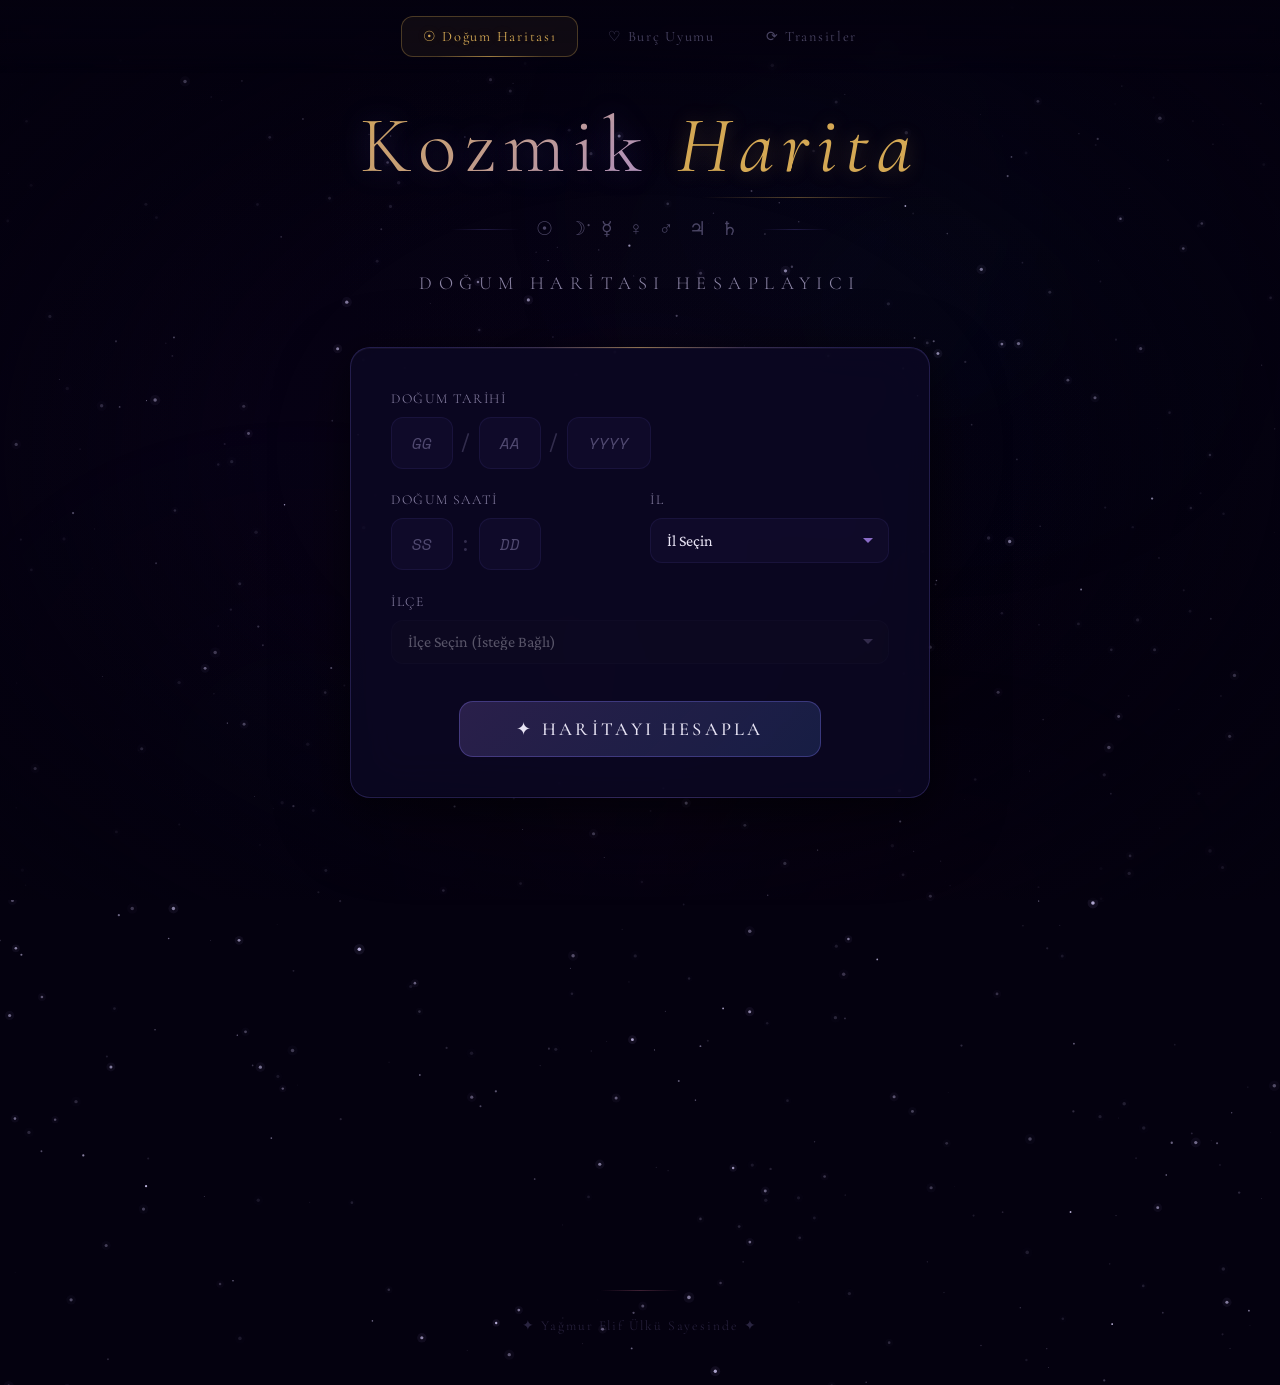
<file: index.html>
<!DOCTYPE html>
<html lang="tr">
<head>
  <meta charset="UTF-8">
  <meta name="viewport" content="width=device-width, initial-scale=1.0">
  <meta name="description" content="Doğum haritası hesaplayıcı - Doğum tarihi, saati ve yerine göre detaylı natal harita analizi">
  <title>Doğum Haritası Hesaplayıcı</title>
  <link rel="icon" href="data:image/svg+xml,<svg xmlns='http://www.w3.org/2000/svg' viewBox='0 0 100 100'><text y='.9em' font-size='90'>✦</text></svg>">
  <link rel="stylesheet" href="css/style.css">
</head>
<body>

  <!-- Yükleme Ekranı -->
  <div id="splashScreen" class="splash-screen">
    <div class="splash-content">
      <div class="splash-wheel">
        <svg viewBox="0 0 200 200" class="splash-svg">
          <circle cx="100" cy="100" r="90" fill="none" stroke="rgba(140,120,255,0.15)" stroke-width="1"/>
          <circle cx="100" cy="100" r="70" fill="none" stroke="rgba(140,120,255,0.1)" stroke-width="1"/>
          <circle cx="100" cy="100" r="90" fill="none" stroke="url(#splashGrad)" stroke-width="2" stroke-dasharray="565" stroke-dashoffset="565" class="splash-ring"/>
          <defs><linearGradient id="splashGrad" x1="0%" y1="0%" x2="100%" y2="100%"><stop offset="0%" stop-color="#d4a854"/><stop offset="100%" stop-color="#8a6cc7"/></linearGradient></defs>
          <text x="100" y="105" text-anchor="middle" fill="#e8e4f5" font-family="'Cormorant Garamond',serif" font-size="18" opacity="0.8">✦</text>
        </svg>
      </div>
      <p class="splash-text">Kozmik Harita</p>
    </div>
  </div>

  <canvas id="starfield"></canvas>
  <div id="nebula"></div>

  <nav class="site-nav">
    <a href="index.html" class="nav-link active">☉ Doğum Haritası</a>
    <a href="synastry.html" class="nav-link">♡ Burç Uyumu</a>
    <a href="transit.html" class="nav-link">⟳ Transitler</a>
  </nav>

  <section id="hero">
    <div class="hero-content">
      <h1 class="site-title gradient-text">Kozmik <span class="accent">Harita</span></h1>
      <div class="hero-ornament">
        <span class="line"></span>
        <span>☉ ☽ ☿ ♀ ♂ ♃ ♄</span>
        <span class="line"></span>
      </div>
      <p class="site-subtitle">Doğum Haritası Hesaplayıcı</p>
    </div>

    <div id="formCard">
      <form id="birthForm" autocomplete="off">
        <div class="form-grid">
          <div class="form-group full-width">
            <label>Doğum Tarihi</label>
            <div class="date-inputs">
              <input type="number" id="birthDay" min="1" max="31" placeholder="GG" required>
              <span class="date-sep">/</span>
              <input type="number" id="birthMonth" min="1" max="12" placeholder="AA" required>
              <span class="date-sep">/</span>
              <input type="number" id="birthYear" min="1900" max="2030" placeholder="YYYY" required>
            </div>
          </div>
          <div class="form-group">
            <label>Doğum Saati</label>
            <div class="time-inputs">
              <input type="number" id="birthHour" min="0" max="23" placeholder="SS" required>
              <span class="date-sep">:</span>
              <input type="number" id="birthMinute" min="0" max="59" placeholder="DD" required>
            </div>
          </div>
          <div class="form-group">
            <label for="city">İl</label>
            <select id="city" required><option value="">İl Seçin</option></select>
          </div>
          <div class="form-group full-width">
            <label for="district">İlçe</label>
            <select id="district" disabled><option value="">İlçe Seçin (İsteğe Bağlı)</option></select>
          </div>
          <div class="calc-btn-wrapper">
            <button type="button" id="calcBtn">✦ Haritayı Hesapla</button>
          </div>
        </div>
      </form>
    </div>
  </section>

  <section id="results">
    <div id="summaryBox"></div>
    <div id="chartContainer"></div>
    <div id="infoPanel"></div>
    <div id="interpretationsPanel"></div>
    <div class="recalc-wrapper">
      <button id="recalcBtn">↺ Yeniden Hesapla</button>
    </div>
  </section>

  <footer>
    <p>✦ Yağmur Elif Ülkü Sayesinde ✦</p>
  </footer>

  <script src="js/locations.js"></script>
  <script src="js/astro-engine.js"></script>
  <script src="js/interpretations.js"></script>
  <script src="js/house-interpretations.js"></script>
  <script src="js/aspect-interpretations.js"></script>
  <script src="js/chart-renderer.js"></script>
  <script src="js/app.js"></script>

</body>
</html>
</file>
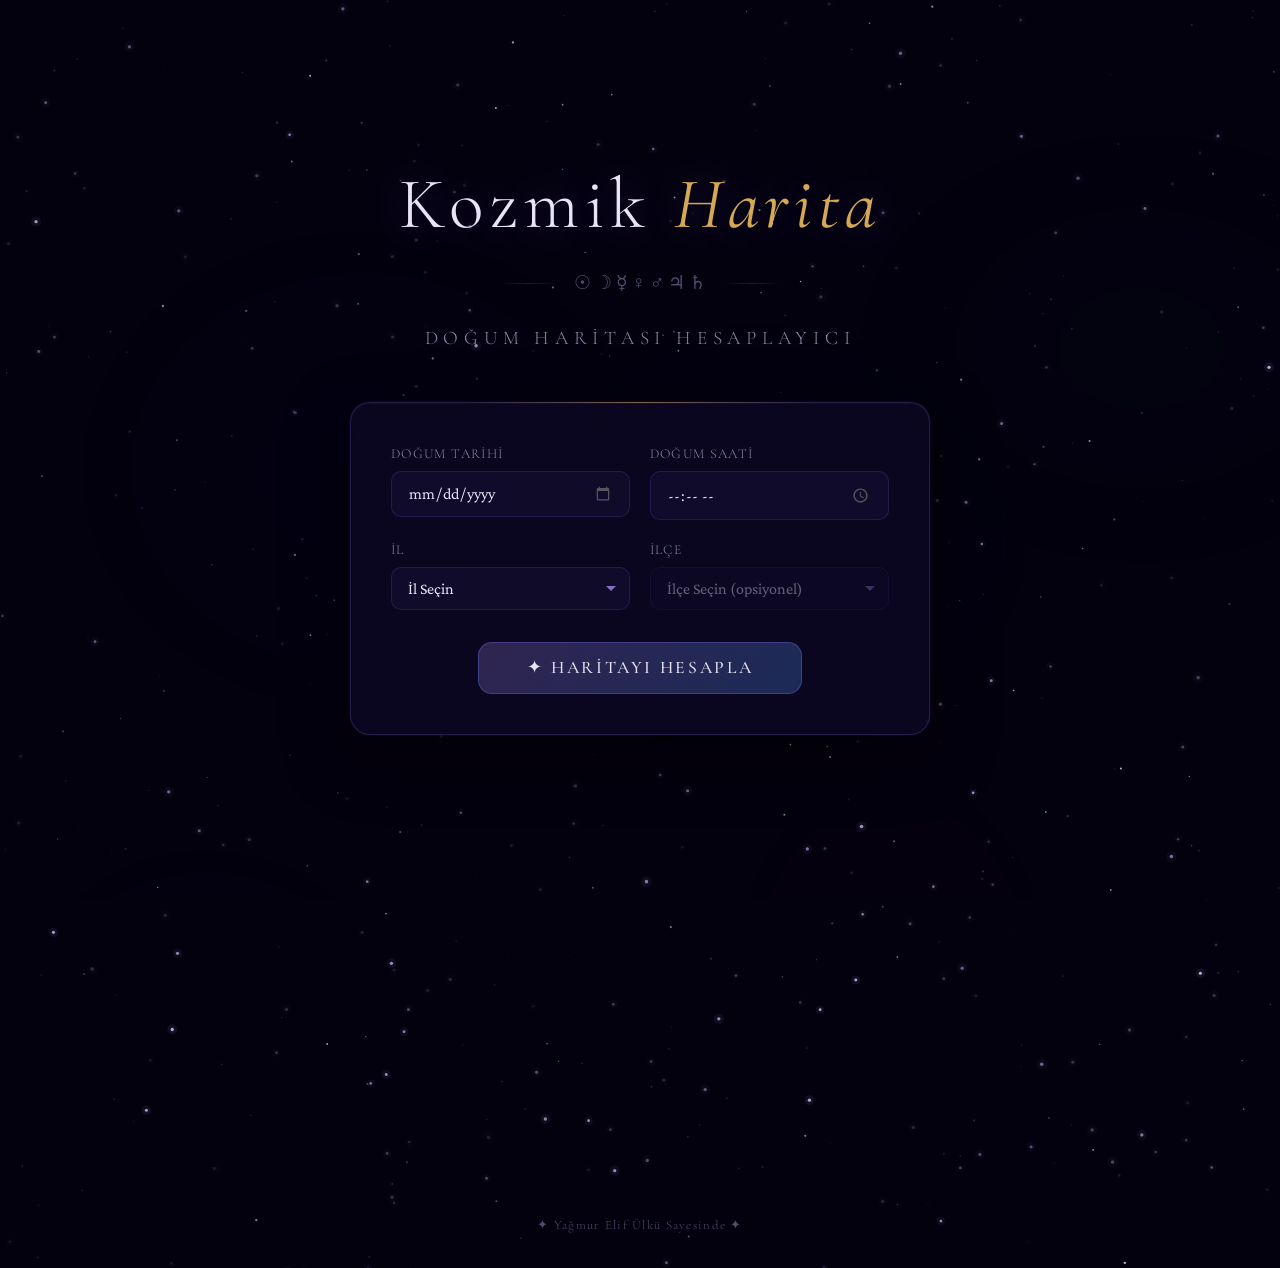
<file: old/index.html>
<!DOCTYPE html>
<html lang="tr">
<head>
  <meta charset="UTF-8">
  <meta name="viewport" content="width=device-width, initial-scale=1.0">
  <meta name="description" content="Doğum haritası hesaplayıcı - Doğum tarihi, saati ve yerine göre detaylı natal harita analizi">
  <title>Kozmik Harita — Doğum Haritası Hesaplayıcı</title>
  <link rel="icon" href="data:image/svg+xml,<svg xmlns='http://www.w3.org/2000/svg' viewBox='0 0 100 100'><text y='.9em' font-size='90'>✦</text></svg>">
  <link rel="stylesheet" href="css/style.css">
</head>
<body>

  <!-- Arkaplan Katmanları -->
  <canvas id="starfield"></canvas>
  <div id="nebula"></div>

  <!-- Hero Bölümü -->
  <section id="hero">
    <div class="hero-content">
      <h1 class="site-title">Kozmik <span class="accent">Harita</span></h1>
      <div class="hero-ornament">
        <span class="line"></span>
        <span>☉ ☽ ☿ ♀ ♂ ♃ ♄</span>
        <span class="line"></span>
      </div>
      <p class="site-subtitle">Doğum Haritası Hesaplayıcı</p>
    </div>

    <!-- Form -->
    <div id="formCard">
      <form id="birthForm" autocomplete="off">
        <div class="form-grid">

          <div class="form-group">
            <label for="birthDate">Doğum Tarihi</label>
            <input type="date" id="birthDate" required>
          </div>

          <div class="form-group">
            <label for="birthTime">Doğum Saati</label>
            <input type="time" id="birthTime" required>
          </div>

          <div class="form-group">
            <label for="city">İl</label>
            <select id="city" required>
              <option value="">İl Seçin</option>
            </select>
          </div>

          <div class="form-group">
            <label for="district">İlçe</label>
            <select id="district" disabled>
              <option value="">İlçe Seçin (opsiyonel)</option>
            </select>
          </div>

          <div class="calc-btn-wrapper">
            <button type="button" id="calcBtn">✦ Haritayı Hesapla</button>
          </div>

        </div>
      </form>
    </div>
  </section>

  <!-- Sonuçlar -->
  <section id="results">

    <!-- Özet -->
    <div id="summaryBox"></div>

    <!-- Harita + Bilgi -->
    <div class="results-grid">
      <div id="chartContainer"></div>
      <div id="infoPanel"></div>
    </div>

    <!-- Yeniden Hesapla -->
    <div class="recalc-wrapper">
      <button id="recalcBtn">↺ Yeniden Hesapla</button>
    </div>

  </section>

  <!-- Footer -->
  <footer>
    <p>✦ Yağmur Elif Ülkü Sayesinde ✦</p>
  </footer>

  <!-- JavaScript Dosyaları -->
  <script src="js/locations.js"></script>
  <script src="js/astro-engine.js"></script>
  <script src="js/chart-renderer.js"></script>
  <script src="js/app.js"></script>

</body>
</html>
</file>
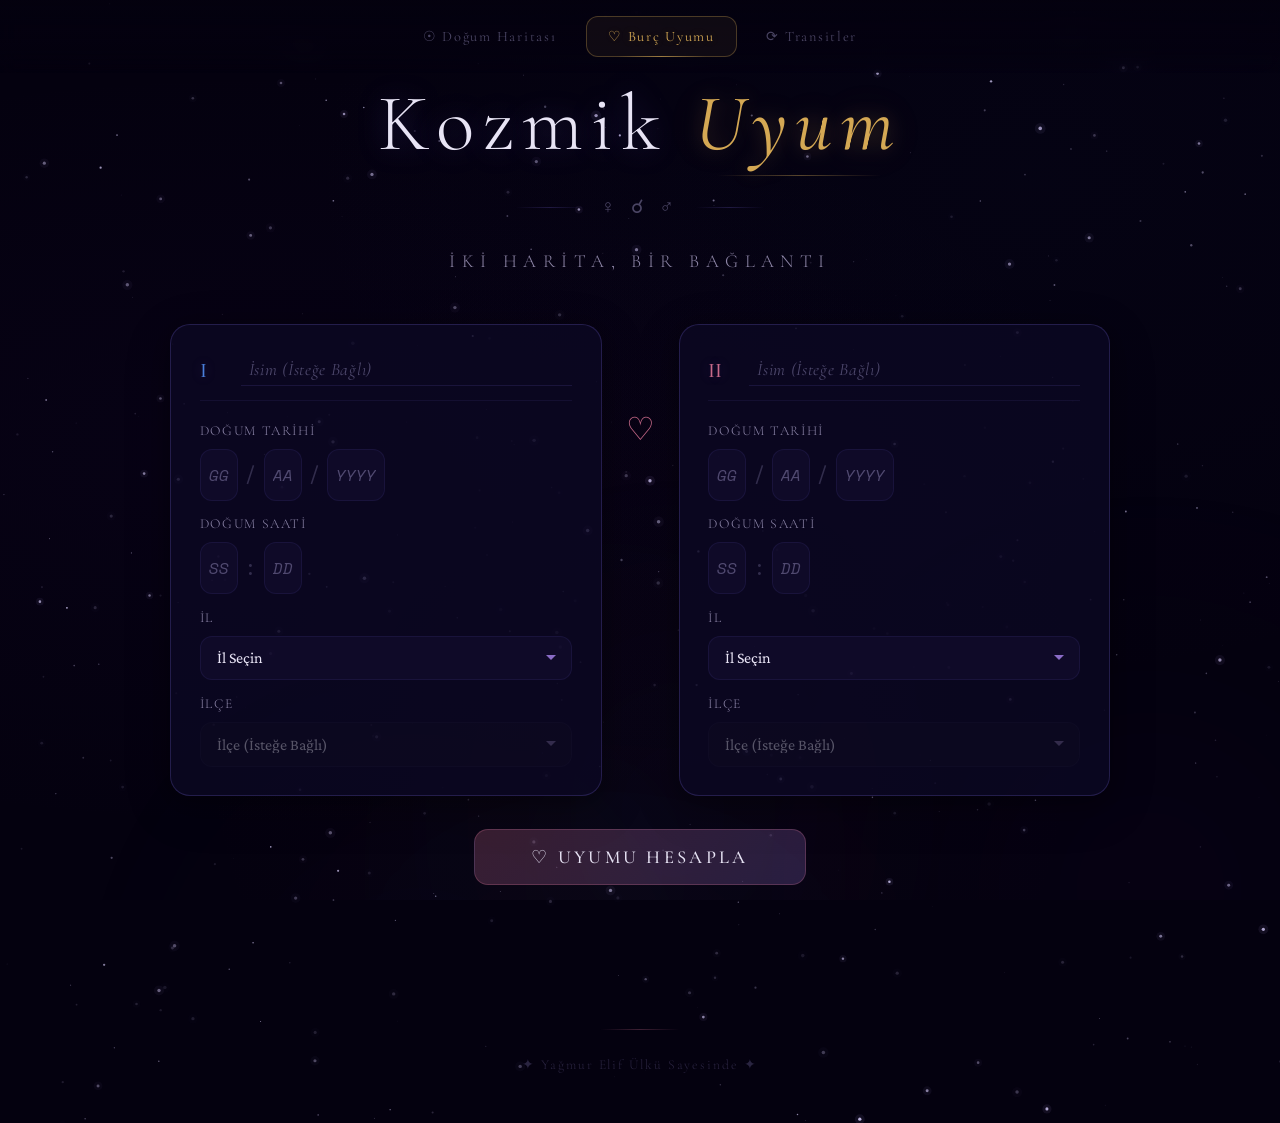
<file: synastry.html>
<!DOCTYPE html>
<html lang="tr">
<head>
  <meta charset="UTF-8">
  <meta name="viewport" content="width=device-width, initial-scale=1.0">
  <meta name="description" content="Burç uyumu hesaplayıcı - İki kişinin doğum haritası karşılaştırması ve ilişki analizi">
  <title>Kozmik Harita - Burç Uyumu</title>
  <link rel="icon" href="data:image/svg+xml,<svg xmlns='http://www.w3.org/2000/svg' viewBox='0 0 100 100'><text y='.9em' font-size='90'>♡</text></svg>">
  <link rel="stylesheet" href="css/style.css">
</head>
<body>

  <canvas id="starfield"></canvas>
  <div id="nebula"></div>

  <!-- Yükleme Ekranı -->
  <div id="splashScreen" class="splash-screen">
    <div class="splash-content">
      <div class="splash-wheel">
        <svg viewBox="0 0 200 200" class="splash-svg">
          <circle cx="100" cy="100" r="90" fill="none" stroke="rgba(140,120,255,0.15)" stroke-width="1"/>
          <circle cx="100" cy="100" r="70" fill="none" stroke="rgba(140,120,255,0.1)" stroke-width="1"/>
          <circle cx="100" cy="100" r="90" fill="none" stroke="url(#splashGrad)" stroke-width="2" stroke-dasharray="565" stroke-dashoffset="565" class="splash-ring"/>
          <defs><linearGradient id="splashGrad" x1="0%" y1="0%" x2="100%" y2="100%"><stop offset="0%" stop-color="#d4a854"/><stop offset="100%" stop-color="#8a6cc7"/></linearGradient></defs>
          <text x="100" y="105" text-anchor="middle" fill="#e8e4f5" font-family="'Cormorant Garamond',serif" font-size="18" opacity="0.8">✦</text>
        </svg>
      </div>
      <p class="splash-text">Kozmik Harita</p>
    </div>
  </div>

  <!-- NAVİGASYON -->
  <nav class="site-nav">
    <a href="index.html" class="nav-link">☉ Doğum Haritası</a>
    <a href="synastry.html" class="nav-link active">♡ Burç Uyumu</a>
    <a href="transit.html" class="nav-link">⟳ Transitler</a>
  </nav>

  <!-- FORM BÖLÜMÜ -->
  <section id="synFormSection" class="syn-form-section">
    <div class="hero-content">
      <h1 class="site-title">Kozmik <span class="accent">Uyum</span></h1>
      <div class="hero-ornament">
        <span class="line"></span>
        <span>♀ ☌ ♂</span>
        <span class="line"></span>
      </div>
      <p class="site-subtitle">İki Harita, Bir Bağlantı</p>
    </div>

    <div class="syn-forms-wrapper">
      <!-- Kişi 1 -->
      <div class="syn-person-card" id="personCard1">
        <div class="syn-person-header">
          <span class="syn-person-num">I</span>
          <input type="text" id="p1Name" class="syn-name-input" placeholder="İsim (İsteğe Bağlı)">
        </div>
        <div class="syn-person-fields">
          <div class="form-group full-width">
            <label>Doğum Tarihi</label>
            <div class="date-inputs">
              <input type="number" id="p1Day" min="1" max="31" placeholder="GG" required>
              <span class="date-sep">/</span>
              <input type="number" id="p1Month" min="1" max="12" placeholder="AA" required>
              <span class="date-sep">/</span>
              <input type="number" id="p1Year" min="1900" max="2030" placeholder="YYYY" required>
            </div>
          </div>
          <div class="form-group full-width">
            <label>Doğum Saati</label>
            <div class="time-inputs">
              <input type="number" id="p1Hour" min="0" max="23" placeholder="SS" required>
              <span class="date-sep">:</span>
              <input type="number" id="p1Minute" min="0" max="59" placeholder="DD" required>
            </div>
          </div>
          <div class="form-group full-width">
            <label>İl</label>
            <select id="p1City" required><option value="">İl Seçin</option></select>
          </div>
          <div class="form-group full-width">
            <label>İlçe</label>
            <select id="p1District" disabled><option value="">İlçe (İsteğe Bağlı)</option></select>
          </div>
        </div>
      </div>

      <!-- Orta dekorasyon -->
      <div class="syn-heart-divider">
        <span>♡</span>
      </div>

      <!-- Kişi 2 -->
      <div class="syn-person-card" id="personCard2">
        <div class="syn-person-header">
          <span class="syn-person-num">II</span>
          <input type="text" id="p2Name" class="syn-name-input" placeholder="İsim (İsteğe Bağlı)">
        </div>
        <div class="syn-person-fields">
          <div class="form-group full-width">
            <label>Doğum Tarihi</label>
            <div class="date-inputs">
              <input type="number" id="p2Day" min="1" max="31" placeholder="GG" required>
              <span class="date-sep">/</span>
              <input type="number" id="p2Month" min="1" max="12" placeholder="AA" required>
              <span class="date-sep">/</span>
              <input type="number" id="p2Year" min="1900" max="2030" placeholder="YYYY" required>
            </div>
          </div>
          <div class="form-group full-width">
            <label>Doğum Saati </label>
            <div class="time-inputs">
              <input type="number" id="p2Hour" min="0" max="23" placeholder="SS" required>
              <span class="date-sep">:</span>
              <input type="number" id="p2Minute" min="0" max="59" placeholder="DD" required>
            </div>
          </div>
          <div class="form-group full-width">
            <label>İl</label>
            <select id="p2City" required><option value="">İl Seçin</option></select>
          </div>
          <div class="form-group full-width">
            <label>İlçe</label>
            <select id="p2District" disabled><option value="">İlçe (İsteğe Bağlı)</option></select>
          </div>
        </div>
      </div>
    </div>

    <!-- Hesapla -->
    <div class="syn-calc-wrapper">
      <button type="button" id="synCalcBtn">♡ Uyumu Hesapla</button>
    </div>
  </section>

  <!-- Sonuçlar -->
  <section id="synResults"></section>

  <!-- Footer -->
  <footer>
    <p>✦ Yağmur Elif Ülkü Sayesinde ✦</p>
  </footer>

  <script src="js/locations.js"></script>
  <script src="js/astro-engine.js"></script>
  <script src="js/synastry-engine.js"></script>
  <script src="js/synastry-app.js"></script>

</body>
</html>
</file>
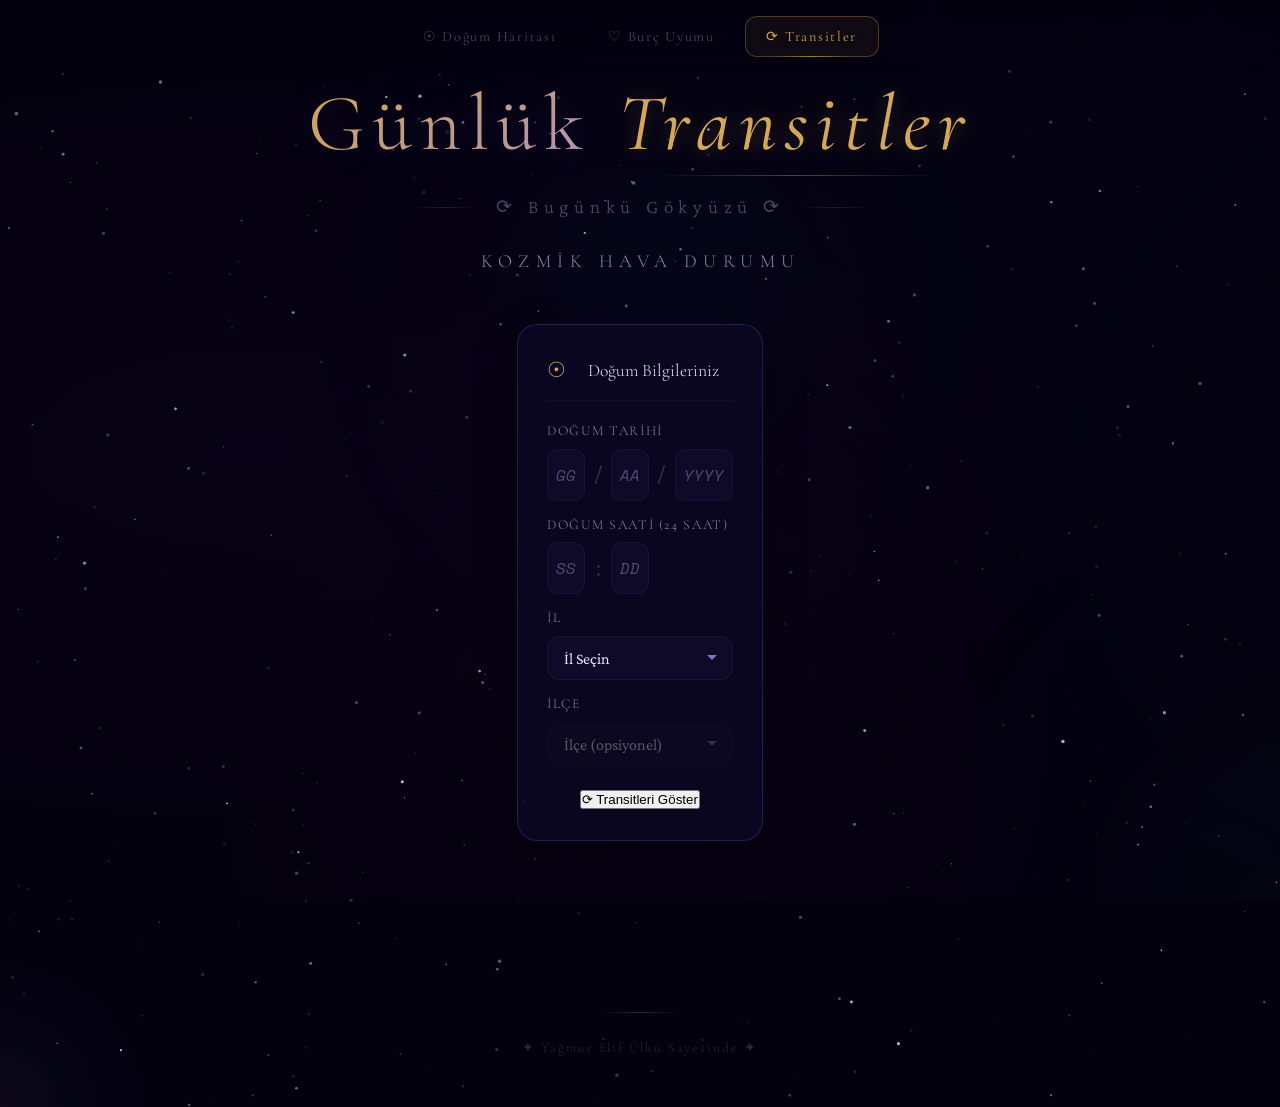
<file: transit.html>
<!DOCTYPE html>
<html lang="tr">
<head>
  <meta charset="UTF-8">
  <meta name="viewport" content="width=device-width, initial-scale=1.0">
  <meta name="description" content="Günlük transit analizi - Bugünkü gökyüzü doğum haritanızla ne diyor?">
  <title>Kozmik Harita — Günlük Transitler</title>
  <link rel="icon" href="data:image/svg+xml,<svg xmlns='http://www.w3.org/2000/svg' viewBox='0 0 100 100'><text y='.9em' font-size='90'>⟳</text></svg>">
  <link rel="stylesheet" href="css/style.css">
</head>
<body>

  <canvas id="starfield"></canvas>
  <div id="nebula"></div>

  <!-- Yükleme Ekranı -->
  <div id="splashScreen" class="splash-screen">
    <div class="splash-content">
      <div class="splash-wheel">
        <svg viewBox="0 0 200 200" class="splash-svg">
          <circle cx="100" cy="100" r="90" fill="none" stroke="rgba(140,120,255,0.15)" stroke-width="1"/>
          <circle cx="100" cy="100" r="70" fill="none" stroke="rgba(140,120,255,0.1)" stroke-width="1"/>
          <circle cx="100" cy="100" r="90" fill="none" stroke="url(#splashGrad)" stroke-width="2" stroke-dasharray="565" stroke-dashoffset="565" class="splash-ring"/>
          <defs><linearGradient id="splashGrad" x1="0%" y1="0%" x2="100%" y2="100%"><stop offset="0%" stop-color="#d4a854"/><stop offset="100%" stop-color="#8a6cc7"/></linearGradient></defs>
          <text x="100" y="105" text-anchor="middle" fill="#e8e4f5" font-family="'Cormorant Garamond',serif" font-size="18" opacity="0.8">✦</text>
        </svg>
      </div>
      <p class="splash-text">Kozmik Harita</p>
    </div>
  </div>

  <!-- NAVİGASYON -->
  <nav class="site-nav">
    <a href="index.html" class="nav-link">☉ Doğum Haritası</a>
    <a href="synastry.html" class="nav-link">♡ Burç Uyumu</a>
    <a href="transit.html" class="nav-link active">⟳ Transitler</a>
  </nav>

  <!-- FORM -->
  <section id="transitFormSection" class="syn-form-section">
    <div class="hero-content">
      <h1 class="site-title gradient-text">Günlük <span class="accent">Transitler</span></h1>
      <div class="hero-ornament">
        <span class="line"></span>
        <span>⟳ Bugünkü Gökyüzü ⟳</span>
        <span class="line"></span>
      </div>
      <p class="site-subtitle">Kozmik Hava Durumu</p>
    </div>

    <div id="transitFormCard" class="syn-person-card" style="max-width:480px;margin:0 auto;">
      <div class="syn-person-header">
        <span class="syn-person-num" style="color:var(--accent-gold)">☉</span>
        <span style="font-family:var(--font-display);font-size:1.1rem;color:var(--text-primary)">Doğum Bilgileriniz</span>
      </div>
      <div class="syn-person-fields">
        <div class="form-group full-width">
          <label>Doğum Tarihi</label>
          <div class="date-inputs">
            <input type="number" id="tDay" min="1" max="31" placeholder="GG" required>
            <span class="date-sep">/</span>
            <input type="number" id="tMonth" min="1" max="12" placeholder="AA" required>
            <span class="date-sep">/</span>
            <input type="number" id="tYear" min="1900" max="2030" placeholder="YYYY" required>
          </div>
        </div>
        <div class="form-group full-width">
          <label>Doğum Saati (24 saat)</label>
          <div class="time-inputs">
            <input type="number" id="tHour" min="0" max="23" placeholder="SS" required>
            <span class="date-sep">:</span>
            <input type="number" id="tMinute" min="0" max="59" placeholder="DD" required>
          </div>
        </div>
        <div class="form-group full-width">
          <label>İl</label>
          <select id="tCity" required><option value="">İl Seçin</option></select>
        </div>
        <div class="form-group full-width">
          <label>İlçe</label>
          <select id="tDistrict" disabled><option value="">İlçe (opsiyonel)</option></select>
        </div>
      </div>
      <div class="syn-calc-wrapper" style="margin-top:1.2rem">
        <button type="button" id="transitCalcBtn">⟳ Transitleri Göster</button>
      </div>
    </div>
  </section>

  <!-- Sonuçlar -->
  <section id="transitResults"></section>

  <footer>
    <p>✦ Yağmur Elif Ülkü Sayesinde ✦</p>
  </footer>

  <script src="js/locations.js"></script>
  <script src="js/astro-engine.js"></script>
  <script src="js/transit-app.js"></script>

</body>
</html>
</file>
<file: css/style.css>
/* ============================================
   COSMIC BIRTH CHART — KOZMIK HARITA
   Premium Astroloji Arayüzü v3
   ============================================ */

/* ============================================
   FONT İMPORTLARI
   ============================================ */
   @import url('https://fonts.googleapis.com/css2?family=Cormorant+Garamond:ital,wght@0,300;0,400;0,500;0,600;0,700;1,300;1,400&family=Crimson+Pro:ital,wght@0,200;0,300;0,400;0,600;1,200;1,300&family=Space+Mono:wght@400;700&display=swap');

   /* ============================================
      CSS DEĞİŞKENLER — TASARIM SİSTEMİ
      ============================================ */
   :root {
     /* Arka plan katmanları */
     --bg-deep: #04010f;
     --bg-space: #080418;
     --bg-void: #020008;
     --bg-card: rgba(12, 8, 35, 0.82);
     --bg-card-elevated: rgba(16, 10, 45, 0.88);
     --bg-card-hover: rgba(22, 14, 55, 0.92);
     --bg-input: rgba(20, 15, 50, 0.55);
     --bg-input-focus: rgba(28, 20, 65, 0.7);
   
     /* Kenarlık parlamaları */
     --border-subtle: rgba(120, 100, 220, 0.1);
     --border-glow: rgba(140, 120, 255, 0.2);
     --border-glow-active: rgba(180, 160, 255, 0.4);
     --border-glow-intense: rgba(200, 180, 255, 0.6);
     --border-gold: rgba(212, 168, 84, 0.3);
   
     /* Metin renkleri */
     --text-primary: #e8e4f5;
     --text-secondary: rgba(200, 190, 230, 0.7);
     --text-muted: rgba(160, 150, 200, 0.45);
     --text-dim: rgba(130, 120, 180, 0.3);
   
     /* Vurgu renkleri */
     --accent-gold: #d4a854;
     --accent-gold-bright: #f0c96e;
     --accent-gold-dim: rgba(212, 168, 84, 0.4);
     --accent-purple: #8a6cc7;
     --accent-purple-bright: #a88de0;
     --accent-purple-dim: rgba(138, 108, 199, 0.25);
     --accent-blue: #4a7fdb;
     --accent-blue-dim: rgba(74, 127, 219, 0.25);
     --accent-rose: #c76a8a;
     --accent-rose-dim: rgba(199, 106, 138, 0.25);
     --accent-teal: #4ecdc4;
   
     /* Glow renkleri */
     --glow-purple: rgba(120, 80, 220, 0.15);
     --glow-gold: rgba(212, 168, 84, 0.12);
     --glow-blue: rgba(74, 127, 219, 0.12);
     --glow-rose: rgba(199, 106, 138, 0.12);
   
     /* Tipografi */
     --font-display: 'Cormorant Garamond', serif;
     --font-body: 'Crimson Pro', serif;
     --font-mono: 'Space Mono', monospace;
   
     /* Easing fonksiyonları */
     --ease-out-expo: cubic-bezier(0.16, 1, 0.3, 1);
     --ease-out-quart: cubic-bezier(0.25, 1, 0.5, 1);
     --ease-out-back: cubic-bezier(0.34, 1.56, 0.64, 1);
     --ease-smooth: cubic-bezier(0.4, 0, 0.2, 1);
     --ease-spring: cubic-bezier(0.175, 0.885, 0.32, 1.275);
     --ease-elastic: cubic-bezier(0.68, -0.55, 0.265, 1.55);
   
     /* Gölgeler */
     --shadow-card: 0 4px 24px rgba(0, 0, 0, 0.3), 0 12px 48px rgba(0, 0, 0, 0.2);
     --shadow-card-elevated: 0 8px 32px rgba(0, 0, 0, 0.4), 0 24px 80px rgba(0, 0, 0, 0.3);
     --shadow-glow-purple: 0 0 30px rgba(138, 108, 199, 0.15), 0 0 60px rgba(138, 108, 199, 0.05);
     --shadow-glow-gold: 0 0 30px rgba(212, 168, 84, 0.15), 0 0 60px rgba(212, 168, 84, 0.05);
   
     /* Boyutlar */
     --radius-sm: 8px;
     --radius-md: 12px;
     --radius-lg: 16px;
     --radius-xl: 20px;
     --radius-2xl: 24px;
   }
   
   /* ============================================
      RESET & TEMEL
      ============================================ */
   *,
   *::before,
   *::after {
     margin: 0;
     padding: 0;
     box-sizing: border-box;
   }
   
   html {
     scroll-behavior: smooth;
     scrollbar-width: thin;
     scrollbar-color: var(--accent-purple) var(--bg-deep);
     overflow-x: hidden;
   }
   
   /* Özel scrollbar */
   ::-webkit-scrollbar {
     width: 6px;
   }
   
   ::-webkit-scrollbar-track {
     background: var(--bg-deep);
   }
   
   ::-webkit-scrollbar-thumb {
     background: linear-gradient(180deg, var(--accent-purple), var(--accent-blue));
     border-radius: 3px;
   }
   
   ::-webkit-scrollbar-thumb:hover {
     background: linear-gradient(180deg, var(--accent-purple-bright), var(--accent-blue));
   }
   
   /* Seçim rengi */
   ::selection {
     background: var(--accent-purple-dim);
     color: var(--text-primary);
   }
   
   ::-moz-selection {
     background: var(--accent-purple-dim);
     color: var(--text-primary);
   }
   
   body {
     background: var(--bg-deep);
     background-image:
       radial-gradient(ellipse at 20% 50%, rgba(60, 20, 120, 0.06) 0%, transparent 60%),
       radial-gradient(ellipse at 80% 20%, rgba(20, 40, 100, 0.05) 0%, transparent 50%),
       radial-gradient(ellipse at 50% 80%, rgba(100, 20, 60, 0.04) 0%, transparent 50%);
     background-attachment: fixed;
     color: var(--text-primary);
     font-family: var(--font-body);
     font-weight: 300;
     line-height: 1.6;
     min-height: 100vh;
     overflow-x: hidden;
     max-width: 100vw;
     opacity: 0;
     transition: opacity 1s var(--ease-smooth);
     -webkit-font-smoothing: antialiased;
     -moz-osx-font-smoothing: grayscale;
   }
   
   body.loaded {
     opacity: 1;
   }
   
   /* ============================================
      YILDIZ ARKAPLANI — CANVAS
      ============================================ */
   #starfield {
     position: fixed;
     top: 0;
     left: 0;
     width: 100%;
     height: 300%;
     z-index: 0;
     pointer-events: none;
     will-change: transform;
   }
   
   /* ============================================
      NEBULA / KOZMİK SİS
      ============================================ */
   #nebula {
     position: fixed;
     top: 0;
     left: 0;
     width: 100%;
     height: 100%;
     z-index: 0;
     pointer-events: none;
     overflow: hidden;
   }
   
   .nebula-blob {
     position: absolute;
     border-radius: 50%;
     filter: blur(80px);
     animation: nebula-drift linear infinite;
     will-change: transform, opacity;
     mix-blend-mode: screen;
   }
   
   @keyframes nebula-drift {
     0%, 100% {
       transform: translate(0, 0) scale(1) rotate(0deg);
       opacity: var(--blob-opacity, 0.04);
     }
     25% {
       transform: translate(40px, -30px) scale(1.15) rotate(2deg);
       opacity: calc(var(--blob-opacity, 0.04) * 1.3);
     }
     50% {
       transform: translate(-25px, 40px) scale(0.85) rotate(-1deg);
       opacity: calc(var(--blob-opacity, 0.04) * 0.7);
     }
     75% {
       transform: translate(30px, 25px) scale(1.1) rotate(1.5deg);
       opacity: calc(var(--blob-opacity, 0.04) * 1.1);
     }
   }
   
   /* ============================================
      HERO BÖLÜMÜ
      ============================================ */
   #hero {
     position: relative;
     z-index: 1;
     min-height: 100vh;
     display: flex;
     flex-direction: column;
     align-items: center;
     justify-content: center;
     padding: 2rem;
   }
   
   /* Hero vignette efekti */
   #hero::before {
     content: '';
     position: absolute;
     inset: 0;
     background: radial-gradient(ellipse at center, transparent 40%, var(--bg-deep) 100%);
     pointer-events: none;
     z-index: -1;
   }
   
   .hero-content {
     text-align: center;
     margin-bottom: 3rem;
     animation: heroFadeIn 1.4s var(--ease-out-expo) forwards;
     opacity: 0;
   }
   
   @keyframes heroFadeIn {
     from {
       opacity: 0;
       transform: translateY(50px) scale(0.97);
       filter: blur(8px);
     }
     to {
       opacity: 1;
       transform: translateY(0) scale(1);
       filter: blur(0);
     }
   }
   
   /* Site Başlığı */
   .site-title {
     font-family: var(--font-display);
     font-weight: 300;
     font-size: clamp(2.4rem, 7vw, 5rem);
     letter-spacing: 0.1em;
     color: var(--text-primary);
     margin-bottom: 0.3em;
     text-shadow:
       0 0 30px rgba(140, 120, 255, 0.25),
       0 0 60px rgba(140, 120, 255, 0.1),
       0 0 120px rgba(140, 120, 255, 0.05);
     line-height: 1.1;
     position: relative;
   }
   
   .site-title .accent {
     color: var(--accent-gold);
     font-style: italic;
     font-weight: 400;
     text-shadow:
       0 0 20px rgba(212, 168, 84, 0.3),
       0 0 50px rgba(212, 168, 84, 0.15);
     position: relative;
   }
   
   /* Başlık altı ince altın çizgi */
   .site-title .accent::after {
     content: '';
     position: absolute;
     bottom: -4px;
     left: 10%;
     right: 10%;
     height: 1px;
     background: linear-gradient(90deg, transparent, var(--accent-gold-dim), transparent);
     animation: shimmerLine 3s ease-in-out infinite;
   }
   
   @keyframes shimmerLine {
     0%, 100% { opacity: 0.3; transform: scaleX(0.8); }
     50% { opacity: 0.7; transform: scaleX(1.1); }
   }
   
   .site-subtitle {
     font-family: var(--font-display);
     font-weight: 300;
     font-size: clamp(0.85rem, 2vw, 1.15rem);
     color: var(--text-secondary);
     letter-spacing: 0.35em;
     text-transform: uppercase;
     margin-top: 0.5em;
     animation: heroFadeIn 1.4s var(--ease-out-expo) 0.4s forwards;
     opacity: 0;
   }
   
   /* Dekoratif astrolojik çizgi */
   .hero-ornament {
     display: flex;
     align-items: center;
     justify-content: center;
     gap: 1rem;
     margin: 1.5rem 0;
     color: var(--text-muted);
     font-size: 1.2rem;
     animation: heroFadeIn 1.4s var(--ease-out-expo) 0.25s forwards;
     opacity: 0;
   }
   
   .hero-ornament .line {
     width: 70px;
     height: 1px;
     background: linear-gradient(90deg, transparent, var(--border-glow), transparent);
     animation: linePulse 4s ease-in-out infinite;
   }
   
   @keyframes linePulse {
     0%, 100% { opacity: 0.4; width: 70px; }
     50% { opacity: 0.8; width: 80px; }
   }
   
   /* Ornament gezegen sembolleri yavaş parlama */
   .hero-ornament span:not(.line) {
     animation: symbolGlow 5s ease-in-out infinite;
     letter-spacing: 0.3em;
   }
   
   @keyframes symbolGlow {
     0%, 100% { text-shadow: 0 0 8px rgba(160, 150, 200, 0.2); color: var(--text-muted); }
     50% { text-shadow: 0 0 16px rgba(180, 160, 255, 0.4); color: var(--text-secondary); }
   }
   
   /* ============================================
      FORM KARTI
      ============================================ */
   #formCard {
     position: relative;
     z-index: 2;
     width: 100%;
     max-width: 580px;
     background: var(--bg-card);
     border: 1px solid var(--border-glow);
     border-radius: var(--radius-xl);
     padding: 2.5rem;
     backdrop-filter: blur(24px) saturate(1.3);
     -webkit-backdrop-filter: blur(24px) saturate(1.3);
     box-shadow:
       var(--shadow-card-elevated),
       inset 0 1px 0 rgba(255, 255, 255, 0.04),
       inset 0 -1px 0 rgba(0, 0, 0, 0.2);
     animation: cardReveal 1.2s var(--ease-out-expo) 0.5s forwards;
     opacity: 0;
     transition: all 0.6s var(--ease-out-expo);
   }
   
   @keyframes cardReveal {
     from {
       opacity: 0;
       transform: translateY(40px) scale(0.96);
       filter: blur(6px);
     }
     to {
       opacity: 1;
       transform: translateY(0) scale(1);
       filter: blur(0);
     }
   }
   
   #formCard.minimized {
     max-width: 480px;
     padding: 1.5rem 2rem;
     margin-bottom: 2rem;
   }
   
   /* Kart üst altın çizgi */
   #formCard::before {
     content: '';
     position: absolute;
     top: -1px;
     left: 15%;
     right: 15%;
     height: 1px;
     background: linear-gradient(90deg,
       transparent,
       rgba(212, 168, 84, 0.2),
       var(--accent-gold),
       rgba(212, 168, 84, 0.2),
       transparent
     );
     opacity: 0.6;
     animation: goldSweep 4s ease-in-out infinite;
   }
   
   @keyframes goldSweep {
     0%, 100% { opacity: 0.4; left: 15%; right: 15%; }
     50% { opacity: 0.8; left: 10%; right: 10%; }
   }
   
   /* Kart köşe aksan dekorasyonları */
   #formCard::after {
     content: '';
     position: absolute;
     bottom: -1px;
     left: 25%;
     right: 25%;
     height: 1px;
     background: linear-gradient(90deg, transparent, rgba(138, 108, 199, 0.15), transparent);
   }
   
   /* ============================================
      FORM ELEMANLARI
      ============================================ */
   .form-grid {
     display: grid;
     grid-template-columns: 1fr 1fr;
     gap: 1.3rem;
   }
   
   .form-group {
     display: flex;
     flex-direction: column;
     gap: 0.45rem;
   }
   
   .form-group.full-width {
     grid-column: 1 / -1;
   }
   
   .form-group label {
     font-family: var(--font-display);
     font-size: 0.85rem;
     color: var(--text-secondary);
     letter-spacing: 0.12em;
     text-transform: uppercase;
     transition: color 0.3s;
   }
   
   .form-group:focus-within label {
     color: var(--accent-purple-bright);
   }
   
   .form-group select,
   .form-group input {
     background: var(--bg-input);
     border: 1px solid var(--border-subtle);
     border-radius: var(--radius-md);
     padding: 0.8rem 1rem;
     color: var(--text-primary);
     font-family: var(--font-body);
     font-size: 1rem;
     transition: all 0.35s var(--ease-smooth);
     outline: none;
     -webkit-appearance: none;
     appearance: none;
   }
   
   .form-group select {
     background-image: url("data:image/svg+xml,%3Csvg xmlns='http://www.w3.org/2000/svg' width='12' height='12' viewBox='0 0 12 12'%3E%3Cpath fill='%238a6cc7' d='M6 8L1 3h10z'/%3E%3C/svg%3E");
     background-repeat: no-repeat;
     background-position: right 14px center;
     padding-right: 2.5rem;
     cursor: pointer;
   }
   
   .form-group select:disabled {
     opacity: 0.35;
     cursor: not-allowed;
     filter: grayscale(0.5);
   }
   
   .form-group input:hover,
   .form-group select:hover:not(:disabled) {
     border-color: var(--border-glow);
     background: rgba(24, 18, 58, 0.6);
   }
   
   .form-group input:focus,
   .form-group select:focus {
     border-color: var(--accent-purple);
     background: var(--bg-input-focus);
     box-shadow:
       0 0 0 3px rgba(138, 108, 199, 0.08),
       0 0 20px rgba(138, 108, 199, 0.12),
       inset 0 0 12px rgba(138, 108, 199, 0.04);
   }
   
   .form-group input::placeholder {
     color: var(--text-muted);
     font-style: italic;
   }
   
   /* ============================================
      TARİH VE SAAT ÖZEL INPUTLARI
      ============================================ */
   .date-inputs,
   .time-inputs {
     display: flex;
     align-items: center;
     gap: 0.4rem;
   }
   
   .date-inputs input,
   .time-inputs input {
     background: var(--bg-input);
     border: 1px solid var(--border-subtle);
     border-radius: var(--radius-md);
     padding: 0.8rem 0.5rem;
     color: var(--text-primary);
     font-family: var(--font-mono);
     font-size: 1rem;
     text-align: center;
     outline: none;
     transition: all 0.35s var(--ease-smooth);
     -webkit-appearance: none;
     appearance: none;
     -moz-appearance: textfield;
   }
   
   /* Spinner gizle */
   .date-inputs input::-webkit-outer-spin-button,
   .date-inputs input::-webkit-inner-spin-button,
   .time-inputs input::-webkit-outer-spin-button,
   .time-inputs input::-webkit-inner-spin-button {
     -webkit-appearance: none;
     margin: 0;
   }
   
   .date-inputs input:hover,
   .time-inputs input:hover {
     border-color: var(--border-glow);
     background: rgba(24, 18, 58, 0.6);
   }
   
   .date-inputs input:focus,
   .time-inputs input:focus {
     border-color: var(--accent-purple);
     background: var(--bg-input-focus);
     box-shadow:
       0 0 0 3px rgba(138, 108, 199, 0.08),
       0 0 20px rgba(138, 108, 199, 0.12);
     transform: translateY(-1px);
   }
   
   #birthDay, #birthMonth { width: 62px; }
   #birthYear { width: 84px; }
   #birthHour, #birthMinute { width: 62px; }
   
   .date-sep {
     color: var(--text-muted);
     font-family: var(--font-mono);
     font-size: 1.3rem;
     user-select: none;
     opacity: 0.6;
     transition: opacity 0.3s;
   }
   
   /* Inputlara focus olunca separator da parla */
   .date-inputs:focus-within .date-sep,
   .time-inputs:focus-within .date-sep {
     opacity: 1;
     color: var(--accent-purple-dim);
   }
   
   /* ============================================
      HESAPLA BUTONU — Gösterişli
      ============================================ */
   .calc-btn-wrapper {
     grid-column: 1 / -1;
     display: flex;
     justify-content: center;
     margin-top: 1rem;
   }
   
   #calcBtn {
     position: relative;
     background: linear-gradient(135deg,
       rgba(138, 108, 199, 0.25),
       rgba(74, 127, 219, 0.2),
       rgba(138, 108, 199, 0.25)
     );
     background-size: 200% 200%;
     border: 1px solid rgba(140, 120, 255, 0.3);
     border-radius: 14px;
     padding: 1rem 3.5rem;
     color: var(--text-primary);
     font-family: var(--font-display);
     font-size: 1.15rem;
     font-weight: 500;
     letter-spacing: 0.18em;
     cursor: pointer;
     transition: all 0.5s var(--ease-smooth);
     overflow: hidden;
     text-transform: uppercase;
     animation: btnGradientShift 6s ease-in-out infinite;
   }
   
   @keyframes btnGradientShift {
     0%, 100% { background-position: 0% 50%; }
     50% { background-position: 100% 50%; }
   }
   
   /* Işık taraması efekti */
   #calcBtn::before {
     content: '';
     position: absolute;
     top: 0;
     left: -120%;
     width: 60%;
     height: 100%;
     background: linear-gradient(90deg,
       transparent,
       rgba(255, 255, 255, 0.06),
       rgba(255, 255, 255, 0.12),
       rgba(255, 255, 255, 0.06),
       transparent
     );
     transition: left 0.7s var(--ease-smooth);
     transform: skewX(-15deg);
   }
   
   /* Alt parlama çizgisi */
   #calcBtn::after {
     content: '';
     position: absolute;
     bottom: 0;
     left: 30%;
     right: 30%;
     height: 1px;
     background: linear-gradient(90deg, transparent, var(--accent-gold-dim), transparent);
     opacity: 0;
     transition: all 0.4s;
   }
   
   #calcBtn:hover {
     border-color: var(--accent-gold);
     box-shadow:
       var(--shadow-glow-gold),
       0 0 80px rgba(138, 108, 199, 0.08);
     transform: translateY(-3px);
     text-shadow: 0 0 12px rgba(212, 168, 84, 0.3);
   }
   
   #calcBtn:hover::before {
     left: 120%;
   }
   
   #calcBtn:hover::after {
     opacity: 1;
     left: 15%;
     right: 15%;
   }
   
   #calcBtn:active,
   #calcBtn.clicked {
     transform: translateY(0) scale(0.96);
     box-shadow: var(--shadow-card);
     transition-duration: 0.15s;
   }
   
   /* ============================================
      SONUÇLAR BÖLÜMÜ
      ============================================ */
   #results {
     position: relative;
     z-index: 1;
     padding: 2rem clamp(1rem, 3vw, 3rem);
     max-width: 1400px;
     margin: 0 auto;
     width: 100%;
     opacity: 0;
     transform: translateY(50px);
     pointer-events: none;
     transition: all 0.9s var(--ease-out-expo);
   }
   
   #results.visible {
     opacity: 1;
     transform: translateY(0);
     pointer-events: all;
   }
   
   /* ============================================
      ÖZET KUTUSU — Büyük Üçlü
      ============================================ */
   #summaryBox {
     opacity: 0;
     transform: translateY(25px) scale(0.98);
     transition: all 0.7s var(--ease-out-expo) 0.3s;
     margin-bottom: 2.5rem;
   }
   
   #summaryBox.visible {
     opacity: 1;
     transform: translateY(0) scale(1);
   }
   
   .summary-inner {
     background: var(--bg-card-elevated);
     border: 1px solid var(--border-glow);
     border-radius: var(--radius-xl);
     padding: 2rem 2.5rem;
     backdrop-filter: blur(24px) saturate(1.2);
     text-align: center;
     position: relative;
     overflow: hidden;
     box-shadow: var(--shadow-card-elevated);
   }
   
   /* Üst dekoratif çizgi */
   .summary-inner::before {
     content: '';
     position: absolute;
     top: 0;
     left: 10%;
     right: 10%;
     height: 1px;
     background: linear-gradient(90deg,
       transparent,
       rgba(212, 168, 84, 0.3),
       var(--accent-gold),
       rgba(212, 168, 84, 0.3),
       transparent
     );
   }
   
   /* Arka plan radyal ışık efekti */
   .summary-inner::after {
     content: '';
     position: absolute;
     top: -50%;
     left: 50%;
     transform: translateX(-50%);
     width: 120%;
     height: 100%;
     background: radial-gradient(ellipse, rgba(212, 168, 84, 0.03) 0%, transparent 70%);
     pointer-events: none;
   }
   
   .summary-trinity {
     display: flex;
     justify-content: center;
     gap: 3.5rem;
     flex-wrap: wrap;
     position: relative;
     z-index: 1;
   }
   
   .trinity-item {
     min-width: 130px;
     animation: trinityFadeIn 0.8s var(--ease-out-back) both;
   }
   
   .trinity-item:nth-child(1) { animation-delay: 0.4s; }
   .trinity-item:nth-child(2) { animation-delay: 0.55s; }
   .trinity-item:nth-child(3) { animation-delay: 0.7s; }
   
   @keyframes trinityFadeIn {
     from {
       opacity: 0;
       transform: translateY(20px) scale(0.8);
       filter: blur(4px);
     }
     to {
       opacity: 1;
       transform: translateY(0) scale(1);
       filter: blur(0);
     }
   }
   
   .trinity-symbol {
     font-size: 2.2rem;
     margin-bottom: 0.3rem;
     text-shadow: 0 0 25px currentColor, 0 0 50px currentColor;
     animation: symbolFloat 4s ease-in-out infinite;
   }
   
   .trinity-item:nth-child(1) .trinity-symbol { animation-delay: 0s; }
   .trinity-item:nth-child(2) .trinity-symbol { animation-delay: 1.3s; }
   .trinity-item:nth-child(3) .trinity-symbol { animation-delay: 2.6s; }
   
   @keyframes symbolFloat {
     0%, 100% { transform: translateY(0); }
     50% { transform: translateY(-4px); }
   }
   
   .trinity-label {
     font-family: var(--font-display);
     font-size: 0.72rem;
     text-transform: uppercase;
     letter-spacing: 0.22em;
     color: var(--text-muted);
     margin-bottom: 0.25rem;
   }
   
   .trinity-value {
     font-family: var(--font-display);
     font-size: 1.45rem;
     font-weight: 500;
     letter-spacing: 0.05em;
     text-shadow: 0 0 10px currentColor;
   }
   
   .trinity-degree {
     font-family: var(--font-mono);
     font-size: 0.72rem;
     color: var(--text-muted);
     margin-top: 0.2rem;
   }
   
   .summary-meta {
     margin-top: 1.5rem;
     padding-top: 1rem;
     border-top: 1px solid rgba(140, 120, 255, 0.08);
     display: flex;
     justify-content: center;
     gap: 2rem;
     font-family: var(--font-mono);
     font-size: 0.72rem;
     color: var(--text-muted);
     flex-wrap: wrap;
     position: relative;
     z-index: 1;
   }
   
   /* ============================================
      HARİTA + BİLGİ PANELİ LAYOUT
      ============================================ */
   
   /* Eski grid kaldırıldı — harita ve panel artık ayrı satırlar */
   
   /* ============================================
      HARİTA CONTAINER — TAM GENİŞLİK
      ============================================ */
   #chartContainer {
     position: relative;
     background: var(--bg-card-elevated);
     border: 1px solid var(--border-glow);
     border-radius: var(--radius-xl);
     padding: 2rem;
     backdrop-filter: blur(24px);
     box-shadow: var(--shadow-card-elevated);
     animation: chartReveal 1.2s var(--ease-out-expo) 0.5s both;
     overflow: hidden;
     max-width: 680px;
     margin: 0 auto 2rem;
     width: 100%;
   }
   
   @keyframes chartReveal {
     from {
       opacity: 0;
       transform: scale(0.88) rotate(-8deg);
       filter: blur(8px);
     }
     60% {
       filter: blur(0);
     }
     to {
       opacity: 1;
       transform: scale(1) rotate(0);
       filter: blur(0);
     }
   }
   
   /* Chart container arka ışık efekti */
   #chartContainer::before {
     content: '';
     position: absolute;
     top: 50%;
     left: 50%;
     transform: translate(-50%, -50%);
     width: 70%;
     height: 70%;
     background: radial-gradient(circle, rgba(100, 80, 200, 0.04) 0%, transparent 70%);
     pointer-events: none;
     animation: chartInnerGlow 6s ease-in-out infinite;
   }
   
   @keyframes chartInnerGlow {
     0%, 100% { opacity: 0.5; transform: translate(-50%, -50%) scale(1); }
     50% { opacity: 1; transform: translate(-50%, -50%) scale(1.1); }
   }
   
   .natal-chart-svg {
     width: 100%;
     height: auto;
     display: block;
     position: relative;
     z-index: 1;
   }
   
   /* ============================================
      BİLGİ PANELİ
      ============================================ */
   #infoPanel {
     display: grid;
     grid-template-columns: repeat(3, 1fr);
     gap: 1.5rem;
     width: 100%;
     margin-bottom: 1.5rem;
   }
   
   /* Bilgi kartları ortak stili */
   .info-section {
     background: var(--bg-card);
     border: 1px solid var(--border-glow);
     border-radius: var(--radius-lg);
     padding: 1.2rem 1.3rem;
     backdrop-filter: blur(20px);
     animation: sectionSlideIn 0.7s var(--ease-out-expo) both;
     position: relative;
     overflow: hidden;
     transition: border-color 0.3s, box-shadow 0.3s;
   }
   
   .info-section:hover {
     border-color: var(--border-glow-active);
     box-shadow: var(--shadow-glow-purple);
   }
   
   /* Sol kenar vurgu çizgisi */
   .info-section::before {
     content: '';
     position: absolute;
     top: 15%;
     bottom: 15%;
     left: 0;
     width: 2px;
     background: linear-gradient(180deg, transparent, var(--accent-purple-dim), transparent);
     opacity: 0;
     transition: opacity 0.4s;
   }
   
   .info-section:hover::before {
     opacity: 1;
   }
   
   .info-section:nth-child(1) { animation-delay: 0.6s; }
   .info-section:nth-child(2) { animation-delay: 0.75s; }
   .info-section:nth-child(3) { animation-delay: 0.9s; }
   
   @keyframes sectionSlideIn {
     from {
       opacity: 0;
       transform: translateX(35px) scale(0.97);
       filter: blur(3px);
     }
     to {
       opacity: 1;
       transform: translateX(0) scale(1);
       filter: blur(0);
     }
   }
   
   .section-title {
     font-family: var(--font-display);
     font-weight: 400;
     font-size: 1.05rem;
     color: var(--accent-gold);
     letter-spacing: 0.08em;
     margin-bottom: 0.8rem;
     padding-bottom: 0.5rem;
     border-bottom: 1px solid rgba(212, 168, 84, 0.12);
     position: relative;
   }
   
   /* Başlık altı parlama */
   .section-title::after {
     content: '';
     position: absolute;
     bottom: -1px;
     left: 0;
     width: 40px;
     height: 1px;
     background: var(--accent-gold);
     opacity: 0.5;
   }
   
   /* İkili Satır (Evler+Analiz | Açılar) */
   .info-dual-row {
     display: grid;
     grid-template-columns: 1fr 1fr;
     gap: 1.2rem;
   }
   
   .info-dual-col {
     display: flex;
     flex-direction: column;
     gap: 1.2rem;
   }
   
   .info-dual-col .info-section {
     animation-delay: 0.85s;
   }
   
   /* ============================================
      GEZEGEN TABLOSU
      ============================================ */
   .planet-table {
     display: flex;
     flex-direction: column;
     gap: 0.15rem;
   }
   
   .planet-row {
     display: grid;
     grid-template-columns: 28px 1fr 1fr 72px 48px;
     align-items: center;
     gap: 0.4rem;
     padding: 0.4rem 0.35rem;
     border-radius: var(--radius-sm);
     transition: all 0.25s var(--ease-smooth);
     animation: rowFadeIn 0.45s var(--ease-out-expo) both;
     position: relative;
   }
   
   .planet-row:hover {
     background: rgba(140, 120, 255, 0.06);
     transform: translateX(3px);
   }
   
   /* Aktif satır ince sol çizgi */
   .planet-row:hover::before {
     content: '';
     position: absolute;
     left: 0;
     top: 25%;
     bottom: 25%;
     width: 2px;
     background: var(--accent-purple);
     border-radius: 1px;
   }
   
   .angle-row {
     background: linear-gradient(90deg, rgba(212, 168, 84, 0.04), transparent);
     border: 1px solid rgba(212, 168, 84, 0.08);
     border-radius: var(--radius-sm);
     margin-bottom: 0.4rem;
   }
   
   .angle-row:hover {
     background: linear-gradient(90deg, rgba(212, 168, 84, 0.08), transparent);
   }
   
   @keyframes rowFadeIn {
     from {
       opacity: 0;
       transform: translateX(12px);
     }
     to {
       opacity: 1;
       transform: translateX(0);
     }
   }
   
   .planet-icon {
     font-size: 1.15rem;
     text-align: center;
     text-shadow: 0 0 12px currentColor;
     transition: transform 0.3s var(--ease-spring);
   }
   
   .planet-row:hover .planet-icon {
     transform: scale(1.2);
   }
   
   .planet-name {
     font-family: var(--font-display);
     font-size: 0.85rem;
     color: var(--text-primary);
     letter-spacing: 0.02em;
   }
   
   .planet-sign {
     font-family: var(--font-display);
     font-size: 0.85rem;
   }
   
   .planet-degree {
     font-family: var(--font-mono);
     font-size: 0.65rem;
     color: var(--text-secondary);
     letter-spacing: -0.02em;
   }
   
   .planet-house {
     font-family: var(--font-mono);
     font-size: 0.65rem;
     color: var(--text-muted);
     text-align: right;
   }
   
   /* ============================================
      EV TABLOSU
      ============================================ */
   .house-grid {
     display: grid;
     grid-template-columns: repeat(4, 1fr);
     gap: 0.35rem;
   }
   
   .house-item {
     display: flex;
     flex-direction: column;
     align-items: center;
     gap: 0.1rem;
     padding: 0.45rem 0.3rem;
     background: rgba(20, 15, 50, 0.35);
     border-radius: var(--radius-sm);
     border: 1px solid rgba(140, 120, 255, 0.06);
     transition: all 0.3s var(--ease-smooth);
     animation: rowFadeIn 0.4s var(--ease-out-expo) both;
     cursor: default;
   }
   
   .house-item:hover {
     border-color: var(--border-glow-active);
     background: rgba(140, 120, 255, 0.06);
     transform: translateY(-2px);
     box-shadow: 0 4px 12px rgba(0, 0, 0, 0.2);
   }
   
   .house-num {
     font-family: var(--font-display);
     font-size: 0.68rem;
     color: var(--text-muted);
     letter-spacing: 0.1em;
   }
   
   .house-sign {
     font-size: 1rem;
     transition: transform 0.3s var(--ease-spring);
   }
   
   .house-item:hover .house-sign {
     transform: scale(1.15);
     text-shadow: 0 0 8px currentColor;
   }
   
   .house-deg {
     font-family: var(--font-mono);
     font-size: 0.58rem;
     color: var(--text-secondary);
   }
   
   /* ============================================
      AÇILAR (ASPEKTLER)
      ============================================ */
   .aspect-list {
     display: flex;
     flex-direction: column;
     gap: 0.12rem;
     max-height: 420px;
     overflow-y: auto;
     scrollbar-width: thin;
     scrollbar-color: var(--accent-purple) transparent;
     padding-right: 4px;
   }
   
   .aspect-list::-webkit-scrollbar {
     width: 4px;
   }
   
   .aspect-list::-webkit-scrollbar-thumb {
     background: var(--accent-purple-dim);
     border-radius: 2px;
   }
   
   .aspect-category {
     font-family: var(--font-display);
     font-size: 0.72rem;
     color: var(--accent-purple);
     letter-spacing: 0.12em;
     text-transform: uppercase;
     margin: 0.6rem 0 0.25rem;
     padding-bottom: 0.2rem;
     border-bottom: 1px solid rgba(140, 120, 255, 0.08);
   }
   
   .aspect-row {
     display: flex;
     align-items: center;
     gap: 0.4rem;
     padding: 0.3rem 0.25rem;
     border-radius: 6px;
     transition: all 0.25s var(--ease-smooth);
     animation: rowFadeIn 0.35s var(--ease-out-expo) both;
   }
   
   .aspect-row:hover {
     background: rgba(140, 120, 255, 0.06);
     transform: translateX(2px);
   }
   
   .aspect-planet {
     font-size: 0.9rem;
     text-shadow: 0 0 8px currentColor;
     width: 20px;
     text-align: center;
     transition: transform 0.2s var(--ease-spring);
   }
   
   .aspect-row:hover .aspect-planet {
     transform: scale(1.15);
   }
   
   .aspect-symbol {
     font-size: 0.85rem;
     width: 20px;
     text-align: center;
   }
   
   .aspect-name {
     font-family: var(--font-display);
     font-size: 0.75rem;
     color: var(--text-secondary);
     flex: 1;
   }
   
   .aspect-orb {
     font-family: var(--font-mono);
     font-size: 0.6rem;
     padding: 0.12rem 0.35rem;
     border-radius: 4px;
     background: rgba(20, 15, 50, 0.5);
     transition: all 0.2s;
   }
   
   .aspect-row:hover .aspect-orb {
     background: rgba(30, 22, 60, 0.7);
   }
   
   .aspect-orb.strong {
     color: #4CAF50;
     border: 1px solid rgba(76, 175, 80, 0.2);
     text-shadow: 0 0 6px rgba(76, 175, 80, 0.3);
   }
   
   .aspect-orb.medium {
     color: #FFC107;
     border: 1px solid rgba(255, 193, 7, 0.2);
   }
   
   .aspect-orb.weak {
     color: #9E9E9E;
     border: 1px solid rgba(158, 158, 158, 0.15);
   }
   
   /* ============================================
      ELEMENT & MODALİTE ANALİZİ
      ============================================ */
   .analysis-content {
     display: flex;
     flex-direction: column;
     gap: 1.1rem;
   }
   
   .analysis-group h4 {
     font-family: var(--font-display);
     font-weight: 400;
     font-size: 0.78rem;
     color: var(--text-secondary);
     letter-spacing: 0.08em;
     margin-bottom: 0.45rem;
   }
   
   .analysis-bar-wrapper {
     display: flex;
     align-items: center;
     gap: 0.5rem;
     margin-bottom: 0.35rem;
   }
   
   .analysis-label {
     font-family: var(--font-display);
     font-size: 0.73rem;
     color: var(--text-secondary);
     width: 68px;
     text-align: right;
   }
   
   .analysis-bar {
     flex: 1;
     height: 6px;
     background: rgba(20, 15, 50, 0.5);
     border-radius: 3px;
     overflow: hidden;
     position: relative;
   }
   
   /* Bar arka plan ince çizgiler */
   .analysis-bar::before {
     content: '';
     position: absolute;
     inset: 0;
     background: repeating-linear-gradient(
       90deg,
       transparent,
       transparent 20%,
       rgba(255,255,255,0.02) 20%,
       rgba(255,255,255,0.02) 20.5%
     );
   }
   
   .analysis-bar-fill {
     height: 100%;
     border-radius: 3px;
     width: 0%;
     animation: barGrow 1.2s var(--ease-out-expo) forwards;
     box-shadow: 0 0 12px currentColor;
     position: relative;
   }
   
   /* Bar ucu parlama noktası */
   .analysis-bar-fill::after {
     content: '';
     position: absolute;
     right: 0;
     top: -2px;
     bottom: -2px;
     width: 6px;
     background: inherit;
     border-radius: 50%;
     filter: brightness(1.5) blur(2px);
   }
   
   @keyframes barGrow {
     from { width: 0%; opacity: 0; }
     to { opacity: 1; }
   }
   
   .analysis-value {
     font-family: var(--font-mono);
     font-size: 0.63rem;
     color: var(--text-muted);
     width: 32px;
   }
   
   /* ============================================
      YORUMLAR PANELİ
      ============================================ */
   #interpretationsPanel {
     margin-top: 2.5rem;
     opacity: 0;
     transform: translateY(25px);
     transition: all 0.7s var(--ease-out-expo) 0.5s;
   }
   
   #interpretationsPanel.visible {
     opacity: 1;
     transform: translateY(0);
   }
   
   .interp-main-title {
     font-family: var(--font-display);
     font-weight: 400;
     font-size: 1.7rem;
     color: var(--accent-gold);
     text-align: center;
     margin-bottom: 1.8rem;
     letter-spacing: 0.12em;
     text-shadow: 0 0 30px rgba(212, 168, 84, 0.2), 0 0 60px rgba(212, 168, 84, 0.08);
     position: relative;
   }
   
   /* Yorum başlığı dekoratif çizgiler */
   .interp-main-title::before,
   .interp-main-title::after {
     content: '';
     position: absolute;
     top: 50%;
     width: 60px;
     height: 1px;
     background: linear-gradient(90deg, transparent, var(--accent-gold-dim));
   }
   
   .interp-main-title::before { right: calc(50% + 140px); }
   .interp-main-title::after { left: calc(50% + 140px); transform: scaleX(-1); }
   
   /* Yorum kartları */
   .interp-card {
     background: var(--bg-card);
     border: 1px solid var(--border-glow);
     border-radius: var(--radius-lg);
     padding: 1.6rem 2rem;
     margin-bottom: 1.2rem;
     backdrop-filter: blur(20px);
     animation: interpReveal 0.7s var(--ease-out-expo) both;
     transition: all 0.35s var(--ease-smooth);
     position: relative;
     overflow: hidden;
   }
   
   .interp-card:hover {
     border-color: var(--border-glow-active);
     box-shadow: var(--shadow-glow-purple);
     transform: translateY(-2px);
   }
   
   /* Sol kenar renkli şerit */
   .interp-card::before {
     content: '';
     position: absolute;
     top: 10%;
     bottom: 10%;
     left: 0;
     width: 3px;
     border-radius: 0 2px 2px 0;
     background: var(--accent-purple);
     opacity: 0;
     transition: opacity 0.3s;
   }
   
   .interp-card:hover::before {
     opacity: 0.6;
   }
   
   /* İlk kart (Güneş) altın şerit */
   .interp-card:first-of-type::before {
     background: var(--accent-gold);
   }
   
   @keyframes interpReveal {
     from {
       opacity: 0;
       transform: translateY(18px) scale(0.98);
       filter: blur(3px);
     }
     to {
       opacity: 1;
       transform: translateY(0) scale(1);
       filter: blur(0);
     }
   }
   
   .interp-header {
     display: flex;
     align-items: center;
     gap: 0.9rem;
     margin-bottom: 0.9rem;
   }
   
   .interp-icon {
     font-size: 1.6rem;
     text-shadow: 0 0 18px currentColor, 0 0 40px currentColor;
     flex-shrink: 0;
     animation: iconPulse 4s ease-in-out infinite;
   }
   
   @keyframes iconPulse {
     0%, 100% { transform: scale(1); opacity: 0.9; }
     50% { transform: scale(1.05); opacity: 1; }
   }
   
   .interp-title {
     font-family: var(--font-display);
     font-weight: 500;
     font-size: 1.15rem;
     color: var(--text-primary);
     letter-spacing: 0.04em;
   }
   
   .interp-body p {
     font-family: var(--font-body);
     font-size: 0.95rem;
     color: var(--text-secondary);
     line-height: 1.8;
     margin-bottom: 0.6rem;
   }
   
   .interp-body p:last-child { margin-bottom: 0; }
   
   .interp-body strong {
     color: var(--accent-gold);
     font-weight: 600;
     text-shadow: 0 0 8px rgba(212, 168, 84, 0.15);
   }
   
   /* Sentez kartı — özel stil */
   .synth-card {
     border-color: rgba(199, 106, 138, 0.2);
     background: linear-gradient(135deg,
       rgba(12, 8, 35, 0.85),
       rgba(30, 15, 40, 0.8),
       rgba(12, 8, 35, 0.85)
     );
     position: relative;
   }
   
   .synth-card::before {
     background: linear-gradient(180deg, var(--accent-rose), var(--accent-purple)) !important;
     opacity: 0 !important;
   }
   
   .synth-card:hover::before {
     opacity: 0.5 !important;
   }
   
   /* Sentez kartı arka plan efekti */
   .synth-card::after {
     content: '';
     position: absolute;
     top: -50%;
     right: -20%;
     width: 200px;
     height: 200px;
     background: radial-gradient(circle, rgba(199, 106, 138, 0.04) 0%, transparent 70%);
     pointer-events: none;
   }
   
   /* ============================================
      YENİDEN HESAPLA BUTONU
      ============================================ */
   .recalc-wrapper {
     text-align: center;
     margin-top: 3rem;
     padding-bottom: 3rem;
   }
   
   #recalcBtn {
     background: transparent;
     border: 1px solid rgba(140, 120, 255, 0.15);
     border-radius: var(--radius-md);
     padding: 0.75rem 2.5rem;
     color: var(--text-secondary);
     font-family: var(--font-display);
     font-size: 0.95rem;
     letter-spacing: 0.12em;
     cursor: pointer;
     transition: all 0.4s var(--ease-smooth);
     position: relative;
     overflow: hidden;
   }
   
   #recalcBtn::before {
     content: '';
     position: absolute;
     top: 0;
     left: -100%;
     width: 100%;
     height: 100%;
     background: linear-gradient(90deg, transparent, rgba(138, 108, 199, 0.06), transparent);
     transition: left 0.5s;
   }
   
   #recalcBtn:hover {
     border-color: var(--accent-purple);
     color: var(--text-primary);
     box-shadow: var(--shadow-glow-purple);
     transform: translateY(-2px);
   }
   
   #recalcBtn:hover::before {
     left: 100%;
   }
   
   /* ============================================
      HATA TOAST
      ============================================ */
   .error-toast {
     position: fixed;
     bottom: 2rem;
     left: 50%;
     transform: translateX(-50%) translateY(20px);
     background: linear-gradient(135deg, rgba(180, 40, 40, 0.9), rgba(140, 30, 60, 0.9));
     border: 1px solid rgba(255, 80, 80, 0.3);
     border-radius: var(--radius-md);
     padding: 0.85rem 1.8rem;
     color: #fff;
     font-family: var(--font-body);
     font-size: 0.9rem;
     z-index: 1000;
     backdrop-filter: blur(12px);
     opacity: 0;
     transition: all 0.4s var(--ease-out-back);
     box-shadow: 0 8px 32px rgba(180, 40, 40, 0.3);
   }
   
   .error-toast.show {
     opacity: 1;
     transform: translateX(-50%) translateY(0);
   }
   
   /* ============================================
      KUTLAMA PARTİKÜLLERİ
      ============================================ */
   .celebration-particles {
     position: fixed;
     top: 0;
     left: 0;
     width: 100%;
     height: 100%;
     pointer-events: none;
     z-index: 100;
   }
   
   .c-particle {
     position: absolute;
     width: 4px;
     height: 4px;
     border-radius: 50%;
     animation: particleBurst 1.8s var(--ease-out-expo) forwards;
     box-shadow: 0 0 6px currentColor;
   }
   
   @keyframes particleBurst {
     0% {
       transform: translate(0, 0) scale(1);
       opacity: 1;
     }
     30% {
       opacity: 0.9;
     }
     100% {
       transform: translate(var(--dx), var(--dy)) scale(0);
       opacity: 0;
     }
   }
   
   /* ============================================
      SVG ANİMASYONLARI — Detaylı
      ============================================ */
   
   /* Burç sembolleri ortaya çıkış */
   .sign-symbol {
     opacity: 0;
     animation: signAppear 0.6s var(--ease-out-back) forwards;
   }
   
   @keyframes signAppear {
     from {
       opacity: 0;
       transform: scale(0.3) rotate(-30deg);
     }
     60% {
       transform: scale(1.1) rotate(3deg);
     }
     to {
       opacity: 1;
       transform: scale(1) rotate(0deg);
     }
   }
   
   /* Gezegen sembolleri */
   .planet-symbol,
   .planet-dot {
     opacity: 0;
     animation: planetAppear 0.7s var(--ease-out-back) forwards;
   }
   
   @keyframes planetAppear {
     from {
       opacity: 0;
       transform: scale(0) rotate(180deg);
     }
     60% {
       transform: scale(1.15) rotate(-10deg);
     }
     to {
       opacity: 1;
       transform: scale(1) rotate(0deg);
     }
   }
   
   /* Gezegen hover büyütme */
   .planet-symbol:hover {
     filter: url(#glow-strong) !important;
     cursor: pointer;
     font-size: 20px;
     transition: font-size 0.2s var(--ease-spring);
   }
   
   /* Açı çizgileri belirme */
   .aspect-line {
     opacity: 0;
     animation: aspectAppear 0.5s var(--ease-smooth) forwards;
   }
   
   @keyframes aspectAppear {
     from {
       opacity: 0;
       stroke-dasharray: 500;
       stroke-dashoffset: 500;
     }
     to {
       opacity: 1;
       stroke-dashoffset: 0;
     }
   }
   
   .aspect-line:hover {
     stroke-opacity: 0.85 !important;
     stroke-width: 2.5 !important;
     filter: url(#glow);
     cursor: pointer;
   }
   
   /* Köşe etiketleri (ASC, MC...) solunum */
   .angle-label {
     animation: labelPulse 3.5s ease-in-out infinite;
   }
   
   @keyframes labelPulse {
     0%, 100% { opacity: 0.75; }
     50% { opacity: 1; filter: url(#glow); }
   }
   
   /* Çemberlerin çizilme animasyonu */
   .natal-chart-svg circle[fill="none"] {
     stroke-dasharray: 2000;
     stroke-dashoffset: 2000;
     animation: drawCircle 2.5s var(--ease-out-expo) forwards;
   }
   
   .natal-chart-svg.rendered circle[fill="none"] {
     stroke-dashoffset: 0;
   }
   
   @keyframes drawCircle {
     to {
       stroke-dashoffset: 0;
     }
   }
   
   /* Ev çizgileri belirme */
   .natal-chart-svg line {
     animation: lineAppear 0.8s var(--ease-smooth) forwards;
     opacity: 0;
   }
   
   @keyframes lineAppear {
     from { opacity: 0; }
     to { opacity: 1; }
   }
   
   /* ============================================
      FOOTER — Sevgi Animasyonu
      ============================================ */
   footer {
     position: relative;
     z-index: 1;
     text-align: center;
     padding: 3rem 1rem;
     font-family: var(--font-display);
     font-size: 0.85rem;
     color: var(--text-dim);
     letter-spacing: 0.14em;
     overflow: hidden;
     cursor: default;
     transition: padding 0.8s var(--ease-out-expo), background 0.8s;
     -webkit-tap-highlight-color: transparent;
   }
   
   /* Üst çizgi */
   footer::before {
     content: '';
     display: block;
     width: 80px;
     height: 1px;
     background: linear-gradient(90deg, transparent, rgba(199, 106, 138, 0.3), transparent);
     margin: 0 auto 1.5rem;
     transition: all 1s var(--ease-out-expo);
   }
   
   footer p {
     transition: all 0.8s var(--ease-out-expo);
     position: relative;
     z-index: 2;
   }
   
   /* Arka plan ışık (gizli) */
   footer::after {
     content: '';
     position: absolute;
     bottom: 50%;
     left: 50%;
     width: 0;
     height: 0;
     border-radius: 50%;
     background: radial-gradient(circle,
       rgba(199, 106, 138, 0.06) 0%,
       rgba(212, 168, 84, 0.04) 40%,
       transparent 70%
     );
     transform: translate(-50%, 50%);
     transition: all 1.2s var(--ease-out-expo);
     pointer-events: none;
   }
   
   /* === HOVER / TAP === */
   footer:hover,
   footer:active {
     padding: 3.5rem 1rem 4rem;
   }
   
   /* Üst çizgi genişler ve renk değiştirir */
   footer:hover::before,
   footer:active::before {
     width: 220px;
     height: 1px;
     background: linear-gradient(90deg,
       transparent,
       rgba(199, 106, 138, 0.3),
       rgba(199, 106, 138, 0.6),
       rgba(212, 168, 84, 0.5),
       rgba(199, 106, 138, 0.6),
       rgba(199, 106, 138, 0.3),
       transparent
     );
     animation: footerLineBreath 3s ease-in-out infinite;
   }
   
   @keyframes footerLineBreath {
     0%, 100% { width: 180px; opacity: 0.6; }
     50% { width: 260px; opacity: 1; }
   }
   
   /* Arka plan ışık açılır */
   footer:hover::after,
   footer:active::after {
     width: 600px;
     height: 600px;
     animation: footerWarmGlow 4s ease-in-out infinite;
   }
   
   @keyframes footerWarmGlow {
     0%, 100% { transform: translate(-50%, 50%) scale(1); opacity: 0.5; }
     50% { transform: translate(-50%, 50%) scale(1.15); opacity: 0.8; }
   }
   
   /* İsim stili — hover'da canlanır */
   footer:hover p,
   footer:active p {
     color: var(--text-primary);
     font-size: 1.15rem;
     letter-spacing: 0.2em;
     text-shadow:
       0 0 15px rgba(199, 106, 138, 0.25),
       0 0 40px rgba(199, 106, 138, 0.1);
     background: linear-gradient(135deg,
       rgba(199, 106, 138, 1) 0%,
       var(--text-primary) 30%,
       var(--accent-gold) 55%,
       rgba(199, 106, 138, 1) 100%
     );
     background-size: 200% 200%;
     -webkit-background-clip: text;
     background-clip: text;
     -webkit-text-fill-color: transparent;
     animation: footerNameShimmer 4s ease-in-out infinite;
   }
   
   @keyframes footerNameShimmer {
     0% { background-position: 0% 50%; }
     50% { background-position: 100% 50%; }
     100% { background-position: 0% 50%; }
   }
   
   /* Kalpler — üstte beliren */
   footer:hover p::before,
   footer:active p::before {
     content: '♡ ✦ ♡';
     display: block;
     font-size: 1.4rem;
     letter-spacing: 0.5em;
     margin-bottom: 0.7rem;
     -webkit-text-fill-color: rgba(199, 106, 138, 0.7);
     background: none;
     text-shadow:
       0 0 12px rgba(199, 106, 138, 0.3),
       0 0 25px rgba(199, 106, 138, 0.15);
     opacity: 0;
     animation:
       footerHeartsIn 0.6s var(--ease-out-back) forwards,
       footerHeartsFloat 3s ease-in-out 0.6s infinite;
   }
   
   @keyframes footerHeartsIn {
     from { opacity: 0; transform: translateY(8px) scale(0.6); }
     to { opacity: 1; transform: translateY(0) scale(1); }
   }
   
   @keyframes footerHeartsFloat {
     0%, 100% { transform: translateY(0); }
     50% { transform: translateY(-4px); }
   }
   
   /* Alt satır — küçük yıldızlar */
   footer:hover p::after,
   footer:active p::after {
     content: '· ˚ ✧ ˚ ·';
     display: block;
     font-size: 0.9rem;
     letter-spacing: 0.4em;
     margin-top: 0.6rem;
     -webkit-text-fill-color: rgba(212, 168, 84, 0.4);
     background: none;
     text-shadow: 0 0 8px rgba(212, 168, 84, 0.15);
     opacity: 0;
     animation: footerDotsIn 0.7s var(--ease-out-expo) 0.25s forwards;
   }
   
   @keyframes footerDotsIn {
     from { opacity: 0; letter-spacing: 0.8em; }
     to { opacity: 0.7; letter-spacing: 0.4em; }
   }
   
   /* Footer link */
   footer a {
     color: var(--accent-rose);
     text-decoration: none;
     transition: all 0.3s;
     -webkit-text-fill-color: var(--accent-rose);
   }
   
   footer:hover a,
   footer:active a {
     -webkit-text-fill-color: var(--accent-gold);
   }
   
   /* ============================================
      MOBİL UYUMLULUK — Detaylı Responsive
      ============================================ */
   
   /* Tablet */
   @media (max-width: 1024px) {
     #chartContainer {
       padding: 1.5rem;
       max-width: 600px;
     }
   
     #infoPanel {
       grid-template-columns: repeat(3, 1fr);
       gap: 1.2rem;
     }
   
     .interp-main-title::before,
     .interp-main-title::after {
       display: none;
     }
   }
   
   /* Küçük tablet / büyük telefon */
   @media (max-width: 900px) {
     #infoPanel {
       grid-template-columns: 1fr 1fr;
     }
   
     /* Planets section spans full width when 2-col */
     #infoPanel > .info-section:first-child {
       grid-column: 1 / -1;
     }
   
     #chartContainer {
       max-width: 520px;
     }
   
     .summary-trinity {
       gap: 2rem;
     }
   
     #synResults,
     #transitResults {
       max-width: 100%;
       padding: 2rem 1.5rem;
     }
   }
   
   @media (max-width: 768px) {
     #formCard {
       padding: 1.8rem 1.5rem;
       margin: 0 0.5rem;
       border-radius: var(--radius-lg);
     }
   
     .form-grid {
       grid-template-columns: 1fr;
       gap: 1rem;
     }
   
     #results {
       padding: 1rem 0.75rem;
     }
   
     #infoPanel {
       grid-template-columns: 1fr;
     }
   
     #infoPanel > .info-section:first-child {
       grid-column: auto;
     }
   
     .summary-trinity {
       gap: 1.5rem;
     }
   
     .summary-inner {
       padding: 1.5rem 1.2rem;
     }
   
     .planet-row {
       grid-template-columns: 24px 1fr 1fr 62px;
       font-size: 0.85rem;
       padding: 0.3rem 0.25rem;
     }
   
     .planet-house {
       display: none;
     }
   
     .house-grid {
       grid-template-columns: repeat(4, 1fr);
     }
   
     .summary-meta {
       flex-direction: column;
       gap: 0.3rem;
     }
   
     .interp-card {
       padding: 1.2rem 1.3rem;
     }
   
     .interp-body p {
       font-size: 0.9rem;
       line-height: 1.7;
     }
   
     .date-inputs,
     .time-inputs {
       flex-wrap: wrap;
     }
   
     .info-dual-row {
       grid-template-columns: 1fr;
     }
   
     /* Footer mobilde küçülsün */
     footer:hover p::before,
     footer:active p::before {
       font-size: 1.1rem;
     }
   
     footer:hover p::after,
     footer:active p::after {
       font-size: 0.8rem;
     }
   }
   
   /* Telefon */
   @media (max-width: 480px) {
     .site-title {
       font-size: 2rem;
       letter-spacing: 0.06em;
     }
   
     .site-subtitle {
       letter-spacing: 0.2em;
       font-size: 0.8rem;
     }
   
     .hero-ornament {
       font-size: 1rem;
     }
   
     #formCard {
       padding: 1.5rem 1.2rem;
     }
   
     .summary-trinity {
       flex-direction: column;
       gap: 1.2rem;
     }
   
     .trinity-value {
       font-size: 1.25rem;
     }
   
     .house-grid {
       grid-template-columns: repeat(3, 1fr);
       gap: 0.3rem;
     }
   
     #birthDay, #birthMonth { width: 52px; }
     #birthYear { width: 72px; }
   
     .interp-card {
       padding: 1rem;
       margin-bottom: 1rem;
     }
   
     .interp-header {
       gap: 0.6rem;
     }
   
     .interp-icon {
       font-size: 1.3rem;
     }
   
     .interp-title {
       font-size: 1rem;
     }
   
     #calcBtn {
       padding: 0.85rem 2.5rem;
       font-size: 1rem;
     }
   
     footer:hover p::before,
     footer:active p::before {
       font-size: 1rem;
       letter-spacing: 0.3em;
     }
   
     footer:hover p::after,
     footer:active p::after {
       font-size: 0.75rem;
       letter-spacing: 0.25em;
     }
   }
   
   /* Çok küçük ekranlar */
   @media (max-width: 360px) {
     .site-title {
       font-size: 1.7rem;
     }
   
     #formCard {
       padding: 1.2rem 1rem;
     }
   
     .planet-row {
       grid-template-columns: 22px 1fr 1fr;
       gap: 0.3rem;
     }
   
     .planet-degree {
       display: none;
     }
   
     .house-grid {
       grid-template-columns: repeat(2, 1fr);
     }
   }
   
   /* ============================================
      YÜKSEK KONTRAST / ERİŞİLEBİLİRLİK
      ============================================ */
   @media (prefers-reduced-motion: reduce) {
     *,
     *::before,
     *::after {
       animation-duration: 0.01ms !important;
       animation-iteration-count: 1 !important;
       transition-duration: 0.01ms !important;
     }
   
     .natal-chart-svg circle[fill="none"] {
       stroke-dasharray: none;
       stroke-dashoffset: 0;
     }
   }
   
   /* Yüksek kontrast modu */
   @media (prefers-contrast: high) {
     :root {
       --border-glow: rgba(180, 160, 255, 0.4);
       --text-secondary: rgba(220, 210, 240, 0.85);
       --text-muted: rgba(180, 170, 220, 0.6);
     }
   }
   
   /* Dark mode zorlama (zaten dark ama explicit) */
   @media (prefers-color-scheme: dark) {
     :root {
       color-scheme: dark;
     }
   }
   
   /* ============================================
      NAVİGASYON BARI
      ============================================ */
   .site-nav {
     position: fixed;
     top: 0;
     left: 0;
     right: 0;
     z-index: 50;
     display: flex;
     justify-content: center;
     gap: 0.5rem;
     padding: 1rem 2rem;
     background: linear-gradient(180deg, rgba(4, 1, 15, 0.9) 0%, rgba(4, 1, 15, 0.6) 70%, transparent 100%);
     backdrop-filter: blur(12px);
     -webkit-backdrop-filter: blur(12px);
     pointer-events: none;
   }
   
   .nav-link {
     pointer-events: all;
     font-family: var(--font-display);
     font-size: 0.9rem;
     font-weight: 400;
     color: var(--text-muted);
     text-decoration: none;
     letter-spacing: 0.12em;
     padding: 0.5rem 1.3rem;
     border-radius: var(--radius-md);
     border: 1px solid transparent;
     transition: all 0.4s var(--ease-smooth);
     position: relative;
   }
   
   .nav-link:hover {
     color: var(--text-primary);
     border-color: var(--border-glow);
     background: rgba(140, 120, 255, 0.06);
   }
   
   .nav-link.active {
     color: var(--accent-gold);
     border-color: var(--border-gold);
     background: rgba(212, 168, 84, 0.06);
     text-shadow: 0 0 12px rgba(212, 168, 84, 0.2);
   }
   
   .nav-link.active::after {
     content: '';
     position: absolute;
     bottom: -1px;
     left: 20%;
     right: 20%;
     height: 1px;
     background: linear-gradient(90deg, transparent, var(--accent-gold), transparent);
     opacity: 0.6;
   }
   
   /* ============================================
      SYNASTRY SAYFASI — FORM
      ============================================ */
   .syn-form-section {
     position: relative;
     z-index: 1;
     min-height: 100vh;
     display: flex;
     flex-direction: column;
     align-items: center;
     justify-content: flex-start;
     padding: 5rem 1.5rem 2rem;
     transition: all 0.6s var(--ease-out-expo);
   }
   
   .syn-form-section.minimized {
     min-height: auto;
     padding-top: 2rem;
     padding-bottom: 1rem;
   }
   
   .syn-form-section.minimized .hero-content,
   .syn-form-section.minimized .syn-heart-divider {
     display: none;
   }
   
   .syn-form-section.minimized .syn-forms-wrapper {
     max-width: 800px;
     gap: 1rem;
   }
   
   .syn-form-section.minimized .syn-person-card {
     padding: 1rem;
   }
   
   /* İki kişi formu yan yana */
   .syn-forms-wrapper {
     display: grid;
     grid-template-columns: 1fr auto 1fr;
     gap: 1.5rem;
     max-width: 940px;
     width: 100%;
     align-items: start;
     animation: cardReveal 1.2s var(--ease-out-expo) 0.5s both;
     opacity: 0;
   }
   
   /* Kişi kartı */
   .syn-person-card {
     background: var(--bg-card);
     border: 1px solid var(--border-glow);
     border-radius: var(--radius-xl);
     padding: 1.8rem;
     backdrop-filter: blur(24px);
     -webkit-backdrop-filter: blur(24px);
     box-shadow: var(--shadow-card);
     position: relative;
     overflow: hidden;
     transition: all 0.4s var(--ease-smooth);
   }
   
   .syn-person-card:hover {
     border-color: var(--border-glow-active);
     box-shadow: var(--shadow-card-elevated);
   }
   
   .syn-person-card::before {
     content: '';
     position: absolute;
     top: -1px;
     left: 15%;
     right: 15%;
     height: 1px;
     background: linear-gradient(90deg, transparent, var(--accent-purple-dim), transparent);
   }
   
   #personCard1::before {
     background: linear-gradient(90deg, transparent, rgba(74, 127, 219, 0.4), transparent);
   }
   
   #personCard2::before {
     background: linear-gradient(90deg, transparent, rgba(199, 106, 138, 0.4), transparent);
   }
   
   .syn-person-header {
     display: flex;
     align-items: center;
     gap: 0.8rem;
     margin-bottom: 1.2rem;
     padding-bottom: 0.8rem;
     border-bottom: 1px solid rgba(140, 120, 255, 0.08);
   }
   
   .syn-person-num {
     font-family: var(--font-display);
     font-size: 1.3rem;
     font-weight: 500;
     color: var(--accent-purple);
     text-shadow: 0 0 12px var(--accent-purple-dim);
     min-width: 28px;
   }
   
   #personCard1 .syn-person-num { color: var(--accent-blue); }
   #personCard2 .syn-person-num { color: var(--accent-rose); }
   
   .syn-name-input {
     background: transparent !important;
     border: none !important;
     border-bottom: 1px solid rgba(140, 120, 255, 0.12) !important;
     border-radius: 0 !important;
     padding: 0.3rem 0.5rem !important;
     font-family: var(--font-display) !important;
     font-size: 1.1rem !important;
     font-weight: 400 !important;
     color: var(--text-primary) !important;
     letter-spacing: 0.04em;
     flex: 1;
     transition: border-color 0.3s !important;
   }
   
   .syn-name-input:focus {
     border-bottom-color: var(--accent-purple) !important;
     box-shadow: none !important;
   }
   
   .syn-name-input::placeholder {
     color: var(--text-muted) !important;
     font-style: italic !important;
   }
   
   .syn-person-fields {
     display: flex;
     flex-direction: column;
     gap: 0.8rem;
   }
   
   .syn-person-fields .date-inputs,
   .syn-person-fields .time-inputs {
     justify-content: flex-start;
   }
   
   /* Kalp ayırıcı */
   .syn-heart-divider {
     display: flex;
     align-items: center;
     justify-content: center;
     padding-top: 5rem;
     font-size: 2rem;
     color: var(--accent-rose);
     text-shadow: 0 0 20px var(--accent-rose-dim), 0 0 40px var(--accent-rose-dim);
     animation: heartBeat 2s ease-in-out infinite;
     user-select: none;
   }
   
   @keyframes heartBeat {
     0%, 100% { transform: scale(1); }
     15% { transform: scale(1.15); }
     30% { transform: scale(1); }
     45% { transform: scale(1.1); }
     60% { transform: scale(1); }
   }
   
   /* Uyumu Hesapla butonu */
   .syn-calc-wrapper {
     margin-top: 2rem;
     text-align: center;
     animation: cardReveal 1.2s var(--ease-out-expo) 0.7s both;
     opacity: 0;
   }
   
   #synCalcBtn {
     position: relative;
     background: linear-gradient(135deg,
       rgba(199, 106, 138, 0.25),
       rgba(138, 108, 199, 0.25),
       rgba(74, 127, 219, 0.2)
     );
     background-size: 200% 200%;
     animation: btnGradientShift 6s ease-in-out infinite;
     border: 1px solid rgba(199, 106, 138, 0.3);
     border-radius: 14px;
     padding: 1rem 3.5rem;
     color: var(--text-primary);
     font-family: var(--font-display);
     font-size: 1.15rem;
     font-weight: 500;
     letter-spacing: 0.18em;
     cursor: pointer;
     transition: all 0.5s var(--ease-smooth);
     overflow: hidden;
     text-transform: uppercase;
   }
   
   #synCalcBtn::before {
     content: '';
     position: absolute;
     top: 0;
     left: -120%;
     width: 60%;
     height: 100%;
     background: linear-gradient(90deg, transparent, rgba(255,255,255,0.06), rgba(255,255,255,0.12), rgba(255,255,255,0.06), transparent);
     transition: left 0.7s var(--ease-smooth);
     transform: skewX(-15deg);
   }
   
   #synCalcBtn:hover {
     border-color: var(--accent-rose);
     box-shadow: 0 0 30px rgba(199, 106, 138, 0.15), 0 0 60px rgba(138, 108, 199, 0.08);
     transform: translateY(-3px);
     text-shadow: 0 0 12px rgba(199, 106, 138, 0.3);
   }
   
   #synCalcBtn:hover::before { left: 120%; }
   #synCalcBtn:active, #synCalcBtn.clicked { transform: translateY(0) scale(0.96); }
   
   .syn-form-section.minimized .syn-calc-wrapper {
     display: none;
   }
   
   /* ============================================
      SYNASTRY SONUÇLARI
      ============================================ */
   #synResults {
     position: relative;
     z-index: 1;
     padding: 2rem clamp(1rem, 3vw, 3rem);
     max-width: 1100px;
     margin: 0 auto;
     width: 100%;
     opacity: 0;
     transform: translateY(40px);
     pointer-events: none;
     transition: all 0.8s var(--ease-out-expo);
   }
   
   #synResults.visible {
     opacity: 1;
     transform: translateY(0);
     pointer-events: all;
   }
   
   /* Skor Dairesi Hero */
   .syn-score-hero {
     text-align: center;
     margin-bottom: 2.5rem;
     animation: interpReveal 0.8s var(--ease-out-expo) both;
   }
   
   .syn-score-circle-wrapper {
     width: 200px;
     height: 200px;
     margin: 0 auto 1rem;
     position: relative;
   }
   
   .syn-score-svg {
     width: 100%;
     height: 100%;
     overflow: visible;
   }
   
   .syn-score-ring {
     animation: ringDraw 2s var(--ease-out-expo) 0.3s both;
     filter: drop-shadow(0 0 8px rgba(212, 168, 84, 0.3));
   }
   
   @keyframes ringDraw {
     from { stroke-dashoffset: 553; }
   }
   
   .syn-score-num {
     animation: scoreCountUp 1.5s var(--ease-out-expo) 0.5s both;
   }
   
   @keyframes scoreCountUp {
     from { opacity: 0; }
     to { opacity: 1; }
   }
   
   .syn-score-names {
     display: flex;
     align-items: center;
     justify-content: center;
     gap: 0.8rem;
     margin-bottom: 0.5rem;
   }
   
   .syn-name {
     font-family: var(--font-display);
     font-size: 1.4rem;
     font-weight: 500;
     color: var(--text-primary);
     letter-spacing: 0.04em;
   }
   
   .syn-heart {
     font-size: 1.2rem;
     color: var(--accent-rose);
     text-shadow: 0 0 12px var(--accent-rose-dim);
     animation: heartBeat 2s ease-in-out infinite;
   }
   
   .syn-score-label {
     font-family: var(--font-display);
     font-size: 1.1rem;
     color: var(--accent-gold);
     letter-spacing: 0.1em;
     margin-bottom: 0.3rem;
     text-shadow: 0 0 15px var(--glow-gold);
   }
   
   .syn-signs-summary {
     font-family: var(--font-display);
     font-size: 1rem;
     color: var(--text-secondary);
     display: flex;
     align-items: center;
     justify-content: center;
     gap: 0.6rem;
   }
   
   .syn-and {
     color: var(--text-muted);
     font-style: italic;
   }
   
   /* Kategori Barları */
   .syn-categories {
     background: var(--bg-card);
     border: 1px solid var(--border-glow);
     border-radius: var(--radius-xl);
     padding: 1.8rem;
     margin-bottom: 2rem;
     backdrop-filter: blur(20px);
     box-shadow: var(--shadow-card);
   }
   
   .syn-cat-bar {
     margin-bottom: 1rem;
     animation: interpReveal 0.5s var(--ease-out-expo) both;
   }
   
   .syn-cat-bar:last-child { margin-bottom: 0; }
   
   .syn-cat-header {
     display: flex;
     align-items: center;
     gap: 0.6rem;
     margin-bottom: 0.35rem;
   }
   
   .syn-cat-icon {
     font-size: 1rem;
     text-shadow: 0 0 10px currentColor;
     width: 20px;
     text-align: center;
     flex-shrink: 0;
   }
   
   .syn-cat-label {
     font-family: var(--font-display);
     font-size: 0.9rem;
     color: var(--text-primary);
     flex: 1;
     letter-spacing: 0.03em;
   }
   
   .syn-cat-pct {
     font-family: var(--font-mono);
     font-size: 0.8rem;
     color: var(--text-secondary);
     min-width: 35px;
     text-align: right;
   }
   
   .syn-cat-track {
     height: 8px;
     background: rgba(20, 15, 50, 0.5);
     border-radius: 4px;
     overflow: hidden;
     position: relative;
     margin-bottom: 0.2rem;
   }
   
   .syn-cat-track::before {
     content: '';
     position: absolute;
     inset: 0;
     background: repeating-linear-gradient(90deg, transparent, transparent 10%, rgba(255,255,255,0.015) 10%, rgba(255,255,255,0.015) 10.3%);
   }
   
   .syn-cat-fill {
     height: 100%;
     border-radius: 4px;
     width: 0%;
     animation: synBarGrow 1.2s var(--ease-out-expo) forwards;
     box-shadow: 0 0 12px currentColor;
     position: relative;
   }
   
   @keyframes synBarGrow {
     from { width: 0%; }
     to { width: var(--target-width); }
   }
   
   .syn-cat-fill::after {
     content: '';
     position: absolute;
     right: 0;
     top: -3px;
     bottom: -3px;
     width: 8px;
     background: inherit;
     border-radius: 50%;
     filter: brightness(1.4) blur(3px);
   }
   
   .syn-cat-desc {
     font-family: var(--font-body);
     font-size: 0.75rem;
     color: var(--text-muted);
     padding-left: 26px;
   }
   
   /* Sections */
   .syn-section {
     background: var(--bg-card);
     border: 1px solid var(--border-glow);
     border-radius: var(--radius-xl);
     padding: 1.8rem;
     margin-bottom: 1.5rem;
     backdrop-filter: blur(20px);
     box-shadow: var(--shadow-card);
     animation: interpReveal 0.6s var(--ease-out-expo) both;
   }
   
   .syn-section-title {
     font-family: var(--font-display);
     font-weight: 400;
     font-size: 1.2rem;
     color: var(--accent-gold);
     letter-spacing: 0.08em;
     margin-bottom: 1.2rem;
     padding-bottom: 0.6rem;
     border-bottom: 1px solid rgba(212, 168, 84, 0.12);
   }
   
   /* Aspect grid */
   .syn-aspect-grid {
     display: flex;
     flex-direction: column;
     gap: 0.3rem;
   }
   
   .syn-aspect-item {
     display: flex;
     align-items: center;
     gap: 0.5rem;
     padding: 0.4rem 0.5rem;
     border-radius: var(--radius-sm);
     transition: all 0.25s;
     animation: rowFadeIn 0.4s var(--ease-out-expo) both;
     border-left: 3px solid transparent;
   }
   
   .syn-aspect-item:hover {
     background: rgba(140, 120, 255, 0.05);
     transform: translateX(3px);
   }
   
   .syn-aspect-item.positive { border-left-color: rgba(76, 175, 80, 0.4); }
   .syn-aspect-item.negative { border-left-color: rgba(255, 80, 80, 0.4); }
   .syn-aspect-item.neutral { border-left-color: rgba(255, 215, 0, 0.4); }
   
   .syn-asp-planets {
     display: flex;
     align-items: center;
     gap: 0.3rem;
     font-size: 1rem;
     min-width: 65px;
   }
   
   .syn-asp-planets span {
     text-shadow: 0 0 8px currentColor;
   }
   
   .syn-asp-symbol {
     font-size: 0.85rem;
   }
   
   .syn-asp-names {
     font-family: var(--font-display);
     font-size: 0.8rem;
     color: var(--text-secondary);
     flex: 1;
   }
   
   .syn-asp-orb {
     font-family: var(--font-mono);
     font-size: 0.65rem;
     color: var(--text-muted);
     background: rgba(20, 15, 50, 0.5);
     padding: 0.1rem 0.4rem;
     border-radius: 4px;
   }
   
   /* Güçlü yönler & Zorluklar */
   .syn-point {
     display: flex;
     gap: 0.8rem;
     padding: 0.8rem;
     border-radius: var(--radius-md);
     margin-bottom: 0.6rem;
     animation: interpReveal 0.5s var(--ease-out-expo) both;
     transition: all 0.3s;
     border: 1px solid transparent;
   }
   
   .syn-point:hover {
     transform: translateX(4px);
   }
   
   .syn-point.positive {
     background: rgba(76, 175, 80, 0.04);
     border-color: rgba(76, 175, 80, 0.08);
   }
   
   .syn-point.positive:hover {
     background: rgba(76, 175, 80, 0.07);
     border-color: rgba(76, 175, 80, 0.15);
   }
   
   .syn-point.negative {
     background: rgba(255, 107, 107, 0.04);
     border-color: rgba(255, 107, 107, 0.08);
   }
   
   .syn-point.negative:hover {
     background: rgba(255, 107, 107, 0.07);
     border-color: rgba(255, 107, 107, 0.15);
   }
   
   .syn-point-icon {
     font-family: var(--font-mono);
     font-size: 0.75rem;
     font-weight: 700;
     width: 22px;
     height: 22px;
     display: flex;
     align-items: center;
     justify-content: center;
     border-radius: 50%;
     flex-shrink: 0;
     margin-top: 0.1rem;
   }
   
   .syn-point.positive .syn-point-icon {
     background: rgba(76, 175, 80, 0.15);
     color: #4CAF50;
     text-shadow: 0 0 6px rgba(76, 175, 80, 0.3);
   }
   
   .syn-point.negative .syn-point-icon {
     background: rgba(255, 107, 107, 0.15);
     color: #FF6B6B;
     text-shadow: 0 0 6px rgba(255, 107, 107, 0.3);
   }
   
   .syn-point p {
     font-family: var(--font-body);
     font-size: 0.9rem;
     color: var(--text-secondary);
     line-height: 1.7;
     margin: 0;
   }
   
   /* Synastry Yorum Kartları */
   .syn-interp-main-title {
     text-align: center;
     border-bottom: none !important;
     font-size: 1.4rem !important;
     text-shadow: 0 0 25px rgba(212, 168, 84, 0.2);
   }
   
   .syn-interp-card {
     background: rgba(15, 10, 40, 0.5);
     border: 1px solid rgba(140, 120, 255, 0.1);
     border-radius: var(--radius-lg);
     padding: 1.4rem 1.6rem;
     margin-bottom: 1rem;
     animation: interpReveal 0.6s var(--ease-out-expo) both;
     transition: all 0.3s;
     position: relative;
     overflow: hidden;
   }
   
   .syn-interp-card:hover {
     border-color: var(--border-glow-active);
     background: rgba(18, 12, 45, 0.6);
     transform: translateY(-2px);
     box-shadow: var(--shadow-glow-purple);
   }
   
   .syn-interp-card::before {
     content: '';
     position: absolute;
     top: 10%;
     bottom: 10%;
     left: 0;
     width: 3px;
     border-radius: 0 2px 2px 0;
     background: var(--accent-purple);
     opacity: 0;
     transition: opacity 0.3s;
   }
   
   .syn-interp-card:hover::before { opacity: 0.5; }
   
   .syn-interp-header {
     display: flex;
     align-items: center;
     gap: 0.7rem;
     margin-bottom: 0.7rem;
   }
   
   .syn-interp-icon {
     font-size: 1.3rem;
     text-shadow: 0 0 12px currentColor;
     flex-shrink: 0;
   }
   
   .syn-interp-header h4 {
     font-family: var(--font-display);
     font-weight: 500;
     font-size: 1.05rem;
     color: var(--text-primary);
     letter-spacing: 0.04em;
   }
   
   .syn-interp-card p {
     font-family: var(--font-body);
     font-size: 0.92rem;
     color: var(--text-secondary);
     line-height: 1.75;
     margin: 0;
   }
   
   #synResults .recalc-wrapper {
     margin-top: 2rem;
   }
   
   #synRecalcBtn {
     background: transparent;
     border: 1px solid rgba(140, 120, 255, 0.15);
     border-radius: var(--radius-md);
     padding: 0.75rem 2.5rem;
     color: var(--text-secondary);
     font-family: var(--font-display);
     font-size: 0.95rem;
     letter-spacing: 0.12em;
     cursor: pointer;
     transition: all 0.4s var(--ease-smooth);
   }
   
   #synRecalcBtn:hover {
     border-color: var(--accent-purple);
     color: var(--text-primary);
     box-shadow: var(--shadow-glow-purple);
     transform: translateY(-2px);
   }
   
   /* ============================================
      SYNASTRY MOBİL
      ============================================ */
   @media (max-width: 768px) {
     .site-nav {
       padding: 0.7rem 1rem;
       gap: 0.3rem;
     }
   
     .nav-link {
       font-size: 0.8rem;
       padding: 0.4rem 0.8rem;
       letter-spacing: 0.08em;
     }
   
     .syn-forms-wrapper {
       grid-template-columns: 1fr;
       gap: 1rem;
     }
   
     .syn-heart-divider {
       padding-top: 0;
       font-size: 1.5rem;
     }
   
     .syn-person-card {
       padding: 1.3rem;
     }
   
     .syn-score-circle-wrapper {
       width: 170px;
       height: 170px;
     }
   
     .syn-name {
       font-size: 1.15rem;
     }
   
     .syn-categories {
       padding: 1.3rem;
     }
   
     .syn-section {
       padding: 1.3rem;
     }
   }
   
   @media (max-width: 480px) {
     .syn-form-section {
       padding: 4.5rem 0.75rem 1.5rem;
     }
   
     .syn-person-card {
       padding: 1rem;
     }
   
     .syn-person-header {
       gap: 0.5rem;
     }
   
     .syn-score-names {
       flex-direction: column;
       gap: 0.2rem;
     }
   
     .syn-asp-names {
       font-size: 0.72rem;
     }
   
     #synCalcBtn {
       padding: 0.85rem 2.5rem;
       font-size: 1rem;
     }
   }
   
   /* ============================================
      SPLASH / YÜKLEME EKRANI
      ============================================ */
   .splash-screen {
     position: fixed;
     inset: 0;
     z-index: 9999;
     background: var(--bg-deep);
     display: flex;
     align-items: center;
     justify-content: center;
     transition: opacity 0.7s var(--ease-smooth), visibility 0.7s;
   }
   
   .splash-screen.fade-out {
     opacity: 0;
     visibility: hidden;
     pointer-events: none;
   }
   
   .splash-content {
     text-align: center;
   }
   
   .splash-wheel {
     width: 120px;
     height: 120px;
     margin: 0 auto 1.5rem;
     animation: splashPulse 2s ease-in-out infinite;
   }
   
   @keyframes splashPulse {
     0%, 100% { transform: scale(1); filter: brightness(1); }
     50% { transform: scale(1.05); filter: brightness(1.2); }
   }
   
   .splash-svg {
     width: 100%;
     height: 100%;
   }
   
   .splash-ring {
     animation: splashDraw 1.5s var(--ease-out-expo) 0.2s forwards;
     transform-origin: center;
   }
   
   @keyframes splashDraw {
     from { stroke-dashoffset: 565; transform: rotate(-90deg); }
     to { stroke-dashoffset: 0; transform: rotate(270deg); }
   }
   
   .splash-text {
     font-family: var(--font-display);
     font-size: 1.3rem;
     font-weight: 300;
     letter-spacing: 0.25em;
     color: var(--text-secondary);
     animation: splashTextIn 0.8s var(--ease-out-expo) 0.5s both;
     opacity: 0;
   }
   
   @keyframes splashTextIn {
     from { opacity: 0; transform: translateY(10px); letter-spacing: 0.5em; }
     to { opacity: 1; transform: translateY(0); letter-spacing: 0.25em; }
   }
   
   /* ============================================
      CURSOR GLOW / KOZMİK İMLEÇ
      ============================================ */
   .cursor-glow {
     position: fixed;
     width: 300px;
     height: 300px;
     border-radius: 50%;
     background: radial-gradient(circle,
       rgba(138, 108, 199, 0.06) 0%,
       rgba(74, 127, 219, 0.03) 30%,
       transparent 70%
     );
     pointer-events: none;
     z-index: 2;
     will-change: transform;
     mix-blend-mode: screen;
     transition: opacity 0.3s;
   }
   
   /* Mobilde gizle */
   @media (hover: none) {
     .cursor-glow { display: none; }
   }
   
   /* ============================================
      ANIMATED GRADIENT TEXT
      ============================================ */
   .gradient-text {
     background: linear-gradient(
       135deg,
       var(--accent-gold) 0%,
       var(--accent-purple-bright) 25%,
       var(--accent-blue) 50%,
       var(--accent-rose) 75%,
       var(--accent-gold) 100%
     );
     background-size: 300% 300%;
     -webkit-background-clip: text;
     background-clip: text;
     -webkit-text-fill-color: transparent;
     animation: gradientShift 6s ease-in-out infinite;
   }
   
   @keyframes gradientShift {
     0% { background-position: 0% 50%; }
     50% { background-position: 100% 50%; }
     100% { background-position: 0% 50%; }
   }
   
   /* Accent kelimeler hâlâ gold kalsın ama parlasın */
   .gradient-text .accent {
     -webkit-text-fill-color: var(--accent-gold);
     text-shadow: 0 0 20px rgba(212, 168, 84, 0.3);
     filter: none;
   }
   
   /* ============================================
      RETRO BADGE
      ============================================ */
   .retro-badge {
     display: inline-block;
     font-size: 0.65em;
     color: #FF6B6B;
     text-shadow: 0 0 8px rgba(255, 107, 107, 0.4);
     margin-left: 0.25em;
     vertical-align: super;
     font-weight: 700;
     animation: retroPulse 2s ease-in-out infinite;
   }
   
   @keyframes retroPulse {
     0%, 100% { opacity: 0.7; transform: scale(1); }
     50% { opacity: 1; transform: scale(1.15); }
   }
   
   /* ============================================
      TRANSİT SAYFASI STİLLERİ
      ============================================ */
   #transitResults {
     position: relative;
     z-index: 1;
     padding: 2rem clamp(1rem, 3vw, 3rem);
     max-width: 1100px;
     margin: 0 auto;
     width: 100%;
     opacity: 0;
     transform: translateY(40px);
     pointer-events: none;
     transition: all 0.8s var(--ease-out-expo);
   }
   
   #transitResults.visible {
     opacity: 1;
     transform: translateY(0);
     pointer-events: all;
   }
   
   .transit-header {
     margin-bottom: 1.5rem;
     animation: interpReveal 0.6s var(--ease-out-expo) both;
   }
   
   .transit-planet-grid {
     display: flex;
     flex-direction: column;
     gap: 0.2rem;
   }
   
   .transit-planet-item {
     display: grid;
     grid-template-columns: 28px 1fr 1fr 70px;
     align-items: center;
     gap: 0.5rem;
     padding: 0.4rem 0.3rem;
     border-radius: var(--radius-sm);
     transition: all 0.25s;
     animation: rowFadeIn 0.4s var(--ease-out-expo) both;
   }
   
   .transit-planet-item:hover {
     background: rgba(140, 120, 255, 0.05);
     transform: translateX(3px);
   }
   
   .transit-p-icon {
     font-size: 1.1rem;
     text-align: center;
     text-shadow: 0 0 10px currentColor;
   }
   
   .transit-p-name {
     font-family: var(--font-display);
     font-size: 0.88rem;
     color: var(--text-primary);
   }
   
   .transit-p-sign {
     font-family: var(--font-display);
     font-size: 0.85rem;
   }
   
   .transit-p-deg {
     font-family: var(--font-mono);
     font-size: 0.65rem;
     color: var(--text-secondary);
     text-align: right;
   }
   
   /* Aktif transit itemleri */
   .transit-active-item {
     padding: 0.8rem 1rem;
     border-radius: var(--radius-md);
     margin-bottom: 0.6rem;
     border-left: 3px solid transparent;
     transition: all 0.3s;
     animation: interpReveal 0.5s var(--ease-out-expo) both;
   }
   
   .transit-active-item.positive {
     background: rgba(76, 175, 80, 0.04);
     border-left-color: rgba(76, 175, 80, 0.5);
   }
   
   .transit-active-item.negative {
     background: rgba(255, 80, 80, 0.04);
     border-left-color: rgba(255, 80, 80, 0.5);
   }
   
   .transit-active-item.neutral {
     background: rgba(255, 215, 0, 0.04);
     border-left-color: rgba(255, 215, 0, 0.5);
   }
   
   .transit-active-item:hover {
     transform: translateX(3px);
   }
   
   .transit-active-header {
     display: flex;
     align-items: center;
     gap: 0.4rem;
     font-size: 1rem;
     margin-bottom: 0.4rem;
     flex-wrap: wrap;
   }
   
   .transit-active-header span:first-child,
   .transit-active-header span:nth-child(3) {
     text-shadow: 0 0 8px currentColor;
   }
   
   .transit-active-label {
     font-family: var(--font-display);
     font-size: 0.82rem;
     color: var(--text-secondary);
     flex: 1;
     margin-left: 0.3rem;
   }
   
   .transit-active-interp {
     font-family: var(--font-body);
     font-size: 0.88rem;
     color: var(--text-secondary);
     line-height: 1.65;
     padding-left: 0.5rem;
     border-left: 1px solid rgba(140, 120, 255, 0.1);
     margin-top: 0.3rem;
   }
   
   /* Retro gezegen kartları */
   .transit-retro-item {
     display: flex;
     gap: 0.8rem;
     padding: 1rem;
     margin-bottom: 0.8rem;
     background: rgba(255, 107, 107, 0.03);
     border: 1px solid rgba(255, 107, 107, 0.08);
     border-left: 3px solid;
     border-radius: var(--radius-md);
     animation: interpReveal 0.5s var(--ease-out-expo) both;
     transition: all 0.3s;
   }
   
   .transit-retro-item:hover {
     background: rgba(255, 107, 107, 0.06);
     transform: translateX(3px);
   }
   
   /* ============================================
      TRANSIT MOBİL
      ============================================ */
   @media (max-width: 768px) {
     .transit-planet-item {
       grid-template-columns: 24px 1fr 1fr;
       font-size: 0.85rem;
     }
     .transit-p-deg { display: none; }
   
     .transit-active-header {
       font-size: 0.9rem;
     }
   }
   
   @media (max-width: 480px) {
     .transit-retro-item {
       flex-direction: column;
       gap: 0.4rem;
     }
   }
   
   /* Print stili */
   @media print {
     #starfield,
     #nebula,
     .celebration-particles,
     #calcBtn,
     #recalcBtn,
     .recalc-wrapper,
     .splash-screen,
     .cursor-glow,
     .site-nav {
       display: none !important;
     }
   
     body {
       background: white;
       color: black;
       opacity: 1;
     }
   
     .info-section,
     .interp-card,
     .summary-inner,
     #chartContainer {
       background: white;
       border: 1px solid #ccc;
       backdrop-filter: none;
       box-shadow: none;
     }
   }
</file>
<file: old/css/style.css>
/* ============================================
   COSMIC BIRTH CHART - ANA STİLLER
   ============================================ */

   @import url('https://fonts.googleapis.com/css2?family=Cormorant+Garamond:ital,wght@0,300;0,400;0,500;0,600;0,700;1,300;1,400&family=Crimson+Pro:ital,wght@0,200;0,300;0,400;0,600;1,200;1,300&family=Space+Mono:wght@400;700&display=swap');

   /* ============================================
      CSS DEĞİŞKENLER
      ============================================ */
   :root {
     --bg-deep: #04010f;
     --bg-space: #080418;
     --bg-card: rgba(12, 8, 35, 0.85);
     --bg-card-hover: rgba(18, 12, 50, 0.92);
     --border-glow: rgba(140, 120, 255, 0.2);
     --border-glow-active: rgba(180, 160, 255, 0.4);
     --text-primary: #e8e4f5;
     --text-secondary: rgba(200, 190, 230, 0.7);
     --text-muted: rgba(160, 150, 200, 0.5);
     --accent-gold: #d4a854;
     --accent-purple: #8a6cc7;
     --accent-blue: #4a7fdb;
     --accent-rose: #c76a8a;
     --glow-purple: rgba(120, 80, 220, 0.15);
     --glow-gold: rgba(212, 168, 84, 0.1);
     --font-display: 'Cormorant Garamond', serif;
     --font-body: 'Crimson Pro', serif;
     --font-mono: 'Space Mono', monospace;
     --ease-out-expo: cubic-bezier(0.16, 1, 0.3, 1);
     --ease-smooth: cubic-bezier(0.4, 0, 0.2, 1);
   }
   
   /* ============================================
      RESET & BASE
      ============================================ */
   *, *::before, *::after {
     margin: 0;
     padding: 0;
     box-sizing: border-box;
   }
   
   html {
     scroll-behavior: smooth;
     scrollbar-width: thin;
     scrollbar-color: var(--accent-purple) var(--bg-deep);
   }
   
   ::-webkit-scrollbar { width: 6px; }
   ::-webkit-scrollbar-track { background: var(--bg-deep); }
   ::-webkit-scrollbar-thumb {
     background: var(--accent-purple);
     border-radius: 3px;
   }
   
   body {
     background: var(--bg-deep);
     color: var(--text-primary);
     font-family: var(--font-body);
     font-weight: 300;
     line-height: 1.6;
     min-height: 100vh;
     overflow-x: hidden;
     opacity: 0;
     transition: opacity 0.8s var(--ease-smooth);
   }
   
   body.loaded {
     opacity: 1;
   }
   
   /* ============================================
      YILDIZ ARKAPLANI
      ============================================ */
   #starfield {
     position: fixed;
     top: 0;
     left: 0;
     width: 100%;
     height: 300%;
     z-index: 0;
     pointer-events: none;
     will-change: transform;
   }
   
   #nebula {
     position: fixed;
     top: 0;
     left: 0;
     width: 100%;
     height: 100%;
     z-index: 0;
     pointer-events: none;
     overflow: hidden;
   }
   
   .nebula-blob {
     position: absolute;
     border-radius: 50%;
     filter: blur(80px);
     animation: nebula-drift linear infinite;
     will-change: transform;
   }
   
   @keyframes nebula-drift {
     0%, 100% { transform: translate(0, 0) scale(1); }
     25% { transform: translate(30px, -20px) scale(1.1); }
     50% { transform: translate(-20px, 30px) scale(0.9); }
     75% { transform: translate(20px, 20px) scale(1.05); }
   }
   
   /* ============================================
      HERO BÖLÜMÜ
      ============================================ */
   #hero {
     position: relative;
     z-index: 1;
     min-height: 100vh;
     display: flex;
     flex-direction: column;
     align-items: center;
     justify-content: center;
     padding: 2rem;
   }
   
   .hero-content {
     text-align: center;
     margin-bottom: 3rem;
     animation: fadeInUp 1.2s var(--ease-out-expo) forwards;
     opacity: 0;
   }
   
   @keyframes fadeInUp {
     from { opacity: 0; transform: translateY(40px); }
     to { opacity: 1; transform: translateY(0); }
   }
   
   .site-title {
     font-family: var(--font-display);
     font-weight: 300;
     font-size: clamp(2.2rem, 6vw, 4.5rem);
     letter-spacing: 0.08em;
     color: var(--text-primary);
     margin-bottom: 0.3em;
     text-shadow: 0 0 40px rgba(140, 120, 255, 0.3), 0 0 80px rgba(140, 120, 255, 0.1);
     line-height: 1.1;
   }
   
   .site-title .accent {
     color: var(--accent-gold);
     font-style: italic;
     font-weight: 400;
   }
   
   .site-subtitle {
     font-family: var(--font-display);
     font-weight: 300;
     font-size: clamp(0.9rem, 2vw, 1.2rem);
     color: var(--text-secondary);
     letter-spacing: 0.3em;
     text-transform: uppercase;
     margin-top: 0.5em;
   }
   
   /* Dekoratif astrolojik çizgi */
   .hero-ornament {
     display: flex;
     align-items: center;
     justify-content: center;
     gap: 1rem;
     margin: 1.5rem 0;
     color: var(--text-muted);
     font-size: 1.2rem;
     animation: fadeInUp 1.2s var(--ease-out-expo) 0.3s forwards;
     opacity: 0;
   }
   
   .hero-ornament .line {
     width: 60px;
     height: 1px;
     background: linear-gradient(90deg, transparent, var(--border-glow), transparent);
   }
   
   /* ============================================
      FORM KARTI
      ============================================ */
   #formCard {
     position: relative;
     z-index: 2;
     width: 100%;
     max-width: 580px;
     background: var(--bg-card);
     border: 1px solid var(--border-glow);
     border-radius: 20px;
     padding: 2.5rem;
     backdrop-filter: blur(20px);
     -webkit-backdrop-filter: blur(20px);
     box-shadow:
       0 0 0 1px rgba(140, 120, 255, 0.05),
       0 20px 60px rgba(0, 0, 0, 0.5),
       inset 0 1px 0 rgba(255, 255, 255, 0.03);
     animation: fadeInUp 1.2s var(--ease-out-expo) 0.5s forwards;
     opacity: 0;
     transition: all 0.6s var(--ease-out-expo);
   }
   
   #formCard.minimized {
     max-width: 480px;
     padding: 1.5rem 2rem;
     margin-bottom: 2rem;
   }
   
   #formCard::before {
     content: '';
     position: absolute;
     top: -1px;
     left: 20%;
     right: 20%;
     height: 1px;
     background: linear-gradient(90deg, transparent, var(--accent-gold), transparent);
     opacity: 0.5;
   }
   
   .form-title {
     font-family: var(--font-display);
     font-weight: 400;
     font-size: 1.5rem;
     text-align: center;
     margin-bottom: 2rem;
     color: var(--text-primary);
     letter-spacing: 0.05em;
   }
   
   .form-grid {
     display: grid;
     grid-template-columns: 1fr 1fr;
     gap: 1.2rem;
   }
   
   .form-group {
     display: flex;
     flex-direction: column;
     gap: 0.4rem;
   }
   
   .form-group.full-width {
     grid-column: 1 / -1;
   }
   
   .form-group label {
     font-family: var(--font-display);
     font-size: 0.85rem;
     color: var(--text-secondary);
     letter-spacing: 0.1em;
     text-transform: uppercase;
   }
   
   .form-group select,
   .form-group input {
     background: rgba(20, 15, 50, 0.6);
     border: 1px solid rgba(140, 120, 255, 0.15);
     border-radius: 10px;
     padding: 0.75rem 1rem;
     color: var(--text-primary);
     font-family: var(--font-body);
     font-size: 1rem;
     transition: all 0.3s var(--ease-smooth);
     outline: none;
     -webkit-appearance: none;
     appearance: none;
   }
   
   .form-group select {
     background-image: url("data:image/svg+xml,%3Csvg xmlns='http://www.w3.org/2000/svg' width='12' height='12' viewBox='0 0 12 12'%3E%3Cpath fill='%238a6cc7' d='M6 8L1 3h10z'/%3E%3C/svg%3E");
     background-repeat: no-repeat;
     background-position: right 12px center;
     padding-right: 2.5rem;
     cursor: pointer;
   }
   
   .form-group select:disabled {
     opacity: 0.4;
     cursor: not-allowed;
   }
   
   .form-group input:focus,
   .form-group select:focus {
     border-color: var(--accent-purple);
     box-shadow: 0 0 20px rgba(138, 108, 199, 0.15), inset 0 0 10px rgba(138, 108, 199, 0.05);
   }
   
   .form-group input::placeholder {
     color: var(--text-muted);
   }
   
   /* Tarih ve saat input özel stiller */
   input[type="date"],
   input[type="time"] {
     color-scheme: dark;
   }
   
   input[type="date"]::-webkit-calendar-picker-indicator,
   input[type="time"]::-webkit-calendar-picker-indicator {
     filter: invert(0.7) sepia(0.5) hue-rotate(220deg);
     cursor: pointer;
   }
   
   /* ============================================
      HESAPLA BUTONU
      ============================================ */
   .calc-btn-wrapper {
     grid-column: 1 / -1;
     display: flex;
     justify-content: center;
     margin-top: 0.8rem;
   }
   
   #calcBtn {
     position: relative;
     background: linear-gradient(135deg, rgba(138, 108, 199, 0.3), rgba(74, 127, 219, 0.3));
     border: 1px solid rgba(140, 120, 255, 0.3);
     border-radius: 14px;
     padding: 0.9rem 3rem;
     color: var(--text-primary);
     font-family: var(--font-display);
     font-size: 1.1rem;
     font-weight: 500;
     letter-spacing: 0.15em;
     cursor: pointer;
     transition: all 0.4s var(--ease-smooth);
     overflow: hidden;
     text-transform: uppercase;
   }
   
   #calcBtn::before {
     content: '';
     position: absolute;
     top: 0; left: -100%;
     width: 100%; height: 100%;
     background: linear-gradient(90deg, transparent, rgba(255,255,255,0.1), transparent);
     transition: left 0.6s var(--ease-smooth);
   }
   
   #calcBtn:hover {
     border-color: var(--accent-gold);
     box-shadow: 0 0 30px rgba(212, 168, 84, 0.15), 0 0 60px rgba(138, 108, 199, 0.1);
     transform: translateY(-2px);
   }
   
   #calcBtn:hover::before {
     left: 100%;
   }
   
   #calcBtn:active,
   #calcBtn.clicked {
     transform: translateY(0) scale(0.97);
   }
   
   /* ============================================
      SONUÇLAR BÖLÜMÜ
      ============================================ */
   #results {
     position: relative;
     z-index: 1;
     padding: 2rem;
     max-width: 1200px;
     margin: 0 auto;
     opacity: 0;
     transform: translateY(40px);
     pointer-events: none;
     transition: all 0.8s var(--ease-out-expo);
   }
   
   #results.visible {
     opacity: 1;
     transform: translateY(0);
     pointer-events: all;
   }
   
   /* Özet Kutusu */
   #summaryBox {
     opacity: 0;
     transform: translateY(20px);
     transition: all 0.6s var(--ease-out-expo) 0.3s;
     margin-bottom: 2.5rem;
   }
   
   #summaryBox.visible {
     opacity: 1;
     transform: translateY(0);
   }
   
   .summary-inner {
     background: var(--bg-card);
     border: 1px solid var(--border-glow);
     border-radius: 20px;
     padding: 2rem;
     backdrop-filter: blur(20px);
     text-align: center;
   }
   
   .summary-trinity {
     display: flex;
     justify-content: center;
     gap: 3rem;
     flex-wrap: wrap;
   }
   
   .trinity-item {
     min-width: 140px;
   }
   
   .trinity-symbol {
     font-size: 2rem;
     margin-bottom: 0.3rem;
     text-shadow: 0 0 20px currentColor;
   }
   
   .trinity-label {
     font-family: var(--font-display);
     font-size: 0.75rem;
     text-transform: uppercase;
     letter-spacing: 0.2em;
     color: var(--text-muted);
     margin-bottom: 0.2rem;
   }
   
   .trinity-value {
     font-family: var(--font-display);
     font-size: 1.4rem;
     font-weight: 500;
     letter-spacing: 0.05em;
   }
   
   .trinity-degree {
     font-family: var(--font-mono);
     font-size: 0.75rem;
     color: var(--text-muted);
     margin-top: 0.2rem;
   }
   
   .summary-meta {
     margin-top: 1.5rem;
     padding-top: 1rem;
     border-top: 1px solid rgba(140, 120, 255, 0.1);
     display: flex;
     justify-content: center;
     gap: 2rem;
     font-family: var(--font-mono);
     font-size: 0.75rem;
     color: var(--text-muted);
   }
   
   /* ============================================
      HARİTA VE BİLGİ PANELİ LAYOUT
      ============================================ */
   .results-grid {
     display: grid;
     grid-template-columns: 1fr 1fr;
     gap: 2.5rem;
     align-items: start;
   }
   
   @media (max-width: 900px) {
     .results-grid {
       grid-template-columns: 1fr;
     }
   }
   
   /* Harita Container */
   #chartContainer {
     position: relative;
     background: var(--bg-card);
     border: 1px solid var(--border-glow);
     border-radius: 20px;
     padding: 1.5rem;
     backdrop-filter: blur(20px);
     box-shadow: 0 20px 60px rgba(0,0,0,0.4);
     animation: chartReveal 1s var(--ease-out-expo) 0.5s both;
   }
   
   @keyframes chartReveal {
     from { opacity: 0; transform: scale(0.9) rotate(-5deg); }
     to { opacity: 1; transform: scale(1) rotate(0); }
   }
   
   .natal-chart-svg {
     width: 100%;
     height: auto;
     display: block;
   }
   
   /* ============================================
      BİLGİ PANELİ
      ============================================ */
   #infoPanel {
     display: flex;
     flex-direction: column;
     gap: 1.5rem;
   }
   
   .info-section {
     background: var(--bg-card);
     border: 1px solid var(--border-glow);
     border-radius: 16px;
     padding: 1.5rem;
     backdrop-filter: blur(20px);
     animation: sectionSlideIn 0.6s var(--ease-out-expo) both;
   }
   
   .info-section:nth-child(1) { animation-delay: 0.6s; }
   .info-section:nth-child(2) { animation-delay: 0.75s; }
   .info-section:nth-child(3) { animation-delay: 0.9s; }
   .info-section:nth-child(4) { animation-delay: 1.05s; }
   
   @keyframes sectionSlideIn {
     from { opacity: 0; transform: translateX(30px); }
     to { opacity: 1; transform: translateX(0); }
   }
   
   .section-title {
     font-family: var(--font-display);
     font-weight: 400;
     font-size: 1.15rem;
     color: var(--accent-gold);
     letter-spacing: 0.08em;
     margin-bottom: 1rem;
     padding-bottom: 0.6rem;
     border-bottom: 1px solid rgba(212, 168, 84, 0.15);
   }
   
   /* Gezegen Tablosu */
   .planet-table {
     display: flex;
     flex-direction: column;
     gap: 0.3rem;
   }
   
   .planet-row {
     display: grid;
     grid-template-columns: 30px 1fr 1fr 80px 55px;
     align-items: center;
     gap: 0.5rem;
     padding: 0.5rem 0.3rem;
     border-radius: 8px;
     transition: background 0.2s;
     animation: rowFadeIn 0.4s var(--ease-out-expo) both;
   }
   
   .planet-row:hover {
     background: rgba(140, 120, 255, 0.06);
   }
   
   .angle-row {
     background: rgba(212, 168, 84, 0.05);
     border: 1px solid rgba(212, 168, 84, 0.1);
     border-radius: 8px;
     margin-bottom: 0.5rem;
   }
   
   @keyframes rowFadeIn {
     from { opacity: 0; transform: translateX(10px); }
     to { opacity: 1; transform: translateX(0); }
   }
   
   .planet-icon {
     font-size: 1.2rem;
     text-align: center;
     text-shadow: 0 0 10px currentColor;
   }
   
   .planet-name {
     font-family: var(--font-display);
     font-size: 0.9rem;
     color: var(--text-primary);
   }
   
   .planet-sign {
     font-family: var(--font-display);
     font-size: 0.9rem;
   }
   
   .planet-degree {
     font-family: var(--font-mono);
     font-size: 0.7rem;
     color: var(--text-secondary);
   }
   
   .planet-house {
     font-family: var(--font-mono);
     font-size: 0.7rem;
     color: var(--text-muted);
     text-align: right;
   }
   
   /* Ev Grid */
   .house-grid {
     display: grid;
     grid-template-columns: repeat(4, 1fr);
     gap: 0.5rem;
   }
   
   .house-item {
     display: flex;
     flex-direction: column;
     align-items: center;
     gap: 0.15rem;
     padding: 0.5rem;
     background: rgba(20, 15, 50, 0.4);
     border-radius: 10px;
     border: 1px solid rgba(140, 120, 255, 0.08);
     transition: all 0.3s;
     animation: rowFadeIn 0.4s var(--ease-out-expo) both;
   }
   
   .house-item:hover {
     border-color: var(--border-glow-active);
     background: rgba(140, 120, 255, 0.06);
   }
   
   .house-num {
     font-family: var(--font-display);
     font-size: 0.75rem;
     color: var(--text-muted);
     letter-spacing: 0.1em;
   }
   
   .house-sign {
     font-size: 1.1rem;
   }
   
   .house-deg {
     font-family: var(--font-mono);
     font-size: 0.65rem;
     color: var(--text-secondary);
   }
   
   /* Açılar (Aspects) */
   .aspect-list {
     display: flex;
     flex-direction: column;
     gap: 0.2rem;
     max-height: 350px;
     overflow-y: auto;
     scrollbar-width: thin;
     scrollbar-color: var(--accent-purple) transparent;
   }
   
   .aspect-category {
     font-family: var(--font-display);
     font-size: 0.8rem;
     color: var(--accent-purple);
     letter-spacing: 0.1em;
     text-transform: uppercase;
     margin: 0.6rem 0 0.3rem;
     padding-bottom: 0.2rem;
     border-bottom: 1px solid rgba(140, 120, 255, 0.1);
   }
   
   .aspect-row {
     display: flex;
     align-items: center;
     gap: 0.5rem;
     padding: 0.35rem 0.3rem;
     border-radius: 6px;
     transition: background 0.2s;
     animation: rowFadeIn 0.3s var(--ease-out-expo) both;
   }
   
   .aspect-row:hover {
     background: rgba(140, 120, 255, 0.06);
   }
   
   .aspect-planet {
     font-size: 1rem;
     text-shadow: 0 0 8px currentColor;
     width: 20px;
     text-align: center;
   }
   
   .aspect-symbol {
     font-size: 0.9rem;
     width: 20px;
     text-align: center;
   }
   
   .aspect-name {
     font-family: var(--font-display);
     font-size: 0.8rem;
     color: var(--text-secondary);
     flex: 1;
   }
   
   .aspect-orb {
     font-family: var(--font-mono);
     font-size: 0.65rem;
     padding: 0.15rem 0.4rem;
     border-radius: 4px;
     background: rgba(20, 15, 50, 0.5);
   }
   
   .aspect-orb.strong { color: #4CAF50; border: 1px solid rgba(76, 175, 80, 0.2); }
   .aspect-orb.medium { color: #FFC107; border: 1px solid rgba(255, 193, 7, 0.2); }
   .aspect-orb.weak { color: #9E9E9E; border: 1px solid rgba(158, 158, 158, 0.2); }
   
   /* Analiz */
   .analysis-content {
     display: flex;
     flex-direction: column;
     gap: 1.5rem;
   }
   
   .analysis-group h4 {
     font-family: var(--font-display);
     font-weight: 400;
     font-size: 0.85rem;
     color: var(--text-secondary);
     letter-spacing: 0.08em;
     margin-bottom: 0.6rem;
   }
   
   .analysis-bar-wrapper {
     display: flex;
     align-items: center;
     gap: 0.7rem;
     margin-bottom: 0.4rem;
   }
   
   .analysis-label {
     font-family: var(--font-display);
     font-size: 0.8rem;
     color: var(--text-secondary);
     width: 75px;
     text-align: right;
   }
   
   .analysis-bar {
     flex: 1;
     height: 6px;
     background: rgba(20, 15, 50, 0.5);
     border-radius: 3px;
     overflow: hidden;
   }
   
   .analysis-bar-fill {
     height: 100%;
     border-radius: 3px;
     width: 0%;
     animation: barGrow 1s var(--ease-out-expo) forwards;
     box-shadow: 0 0 10px currentColor;
   }
   
   @keyframes barGrow {
     from { width: 0%; }
   }
   
   .analysis-value {
     font-family: var(--font-mono);
     font-size: 0.7rem;
     color: var(--text-muted);
     width: 35px;
   }
   
   /* ============================================
      YENİDEN HESAPLA BUTONU
      ============================================ */
   .recalc-wrapper {
     text-align: center;
     margin-top: 2.5rem;
     padding-bottom: 3rem;
   }
   
   #recalcBtn {
     background: transparent;
     border: 1px solid rgba(140, 120, 255, 0.2);
     border-radius: 10px;
     padding: 0.7rem 2rem;
     color: var(--text-secondary);
     font-family: var(--font-display);
     font-size: 0.9rem;
     letter-spacing: 0.1em;
     cursor: pointer;
     transition: all 0.3s;
   }
   
   #recalcBtn:hover {
     border-color: var(--accent-purple);
     color: var(--text-primary);
     box-shadow: 0 0 20px rgba(138, 108, 199, 0.15);
   }
   
   /* ============================================
      HATA TOAST
      ============================================ */
   .error-toast {
     position: fixed;
     bottom: 2rem;
     left: 50%;
     transform: translateX(-50%) translateY(20px);
     background: rgba(180, 40, 40, 0.9);
     border: 1px solid rgba(255, 80, 80, 0.3);
     border-radius: 12px;
     padding: 0.8rem 1.5rem;
     color: #fff;
     font-family: var(--font-body);
     font-size: 0.9rem;
     z-index: 1000;
     backdrop-filter: blur(10px);
     opacity: 0;
     transition: all 0.3s var(--ease-smooth);
   }
   
   .error-toast.show {
     opacity: 1;
     transform: translateX(-50%) translateY(0);
   }
   
   /* ============================================
      KUTLAMA PARTİKÜLLERİ
      ============================================ */
   .celebration-particles {
     position: fixed;
     top: 0; left: 0;
     width: 100%; height: 100%;
     pointer-events: none;
     z-index: 100;
   }
   
   .c-particle {
     position: absolute;
     width: 4px;
     height: 4px;
     border-radius: 50%;
     animation: particleBurst 1.5s var(--ease-out-expo) forwards;
   }
   
   @keyframes particleBurst {
     0% { transform: translate(0, 0) scale(1); opacity: 1; }
     100% { transform: translate(var(--dx), var(--dy)) scale(0); opacity: 0; }
   }
   
   /* ============================================
      SVG ANİMASYONLARI
      ============================================ */
   .sign-symbol {
     opacity: 0;
     animation: signAppear 0.5s var(--ease-out-expo) forwards;
   }
   
   @keyframes signAppear {
     from { opacity: 0; transform: scale(0.5); }
     to { opacity: 1; transform: scale(1); }
   }
   
   .planet-symbol, .planet-dot {
     opacity: 0;
     animation: planetAppear 0.6s var(--ease-out-expo) forwards;
   }
   
   @keyframes planetAppear {
     from { opacity: 0; transform: scale(0) rotate(180deg); }
     to { opacity: 1; transform: scale(1) rotate(0deg); }
   }
   
   .aspect-line {
     opacity: 0;
     animation: aspectAppear 0.4s var(--ease-smooth) forwards;
   }
   
   @keyframes aspectAppear {
     from { opacity: 0; }
     to { opacity: 1; }
   }
   
   .angle-label {
     animation: labelPulse 3s ease-in-out infinite;
   }
   
   @keyframes labelPulse {
     0%, 100% { opacity: 0.8; }
     50% { opacity: 1; }
   }
   
   /* Harita çemberlerinin çizilme animasyonu (sadece stroke'lu) */
   .natal-chart-svg circle[fill="none"] {
     stroke-dasharray: 2000;
     stroke-dashoffset: 2000;
     animation: drawCircle 2s var(--ease-out-expo) forwards;
   }
   
   .natal-chart-svg.rendered circle[fill="none"] {
     stroke-dashoffset: 0;
   }
   
   @keyframes drawCircle {
     to { stroke-dashoffset: 0; }
   }
   
   /* Gezegen sembolü hover */
   .planet-symbol:hover {
     filter: url(#glow-strong) !important;
     cursor: pointer;
     font-size: 19px;
   }
   
   /* Aspect line hover */
   .aspect-line:hover {
     stroke-opacity: 0.8 !important;
     stroke-width: 2 !important;
   }
   
   /* ============================================
      FOOTER
      ============================================ */
   footer {
     position: relative;
     z-index: 1;
     text-align: center;
     padding: 2rem;
     font-family: var(--font-display);
     font-size: 0.8rem;
     color: var(--text-muted);
     letter-spacing: 0.1em;
   }
   
   footer a {
     color: var(--accent-purple);
     text-decoration: none;
   }
   
   /* ============================================
      MOBİL UYUMLULUK
      ============================================ */
   @media (max-width: 768px) {
     #formCard {
       padding: 1.8rem;
       margin: 0 1rem;
     }
   
     .form-grid {
       grid-template-columns: 1fr;
       gap: 1rem;
     }
   
     #results {
       padding: 1rem;
     }
   
     .summary-trinity {
       gap: 1.5rem;
     }
   
     .planet-row {
       grid-template-columns: 26px 1fr 1fr 65px;
       font-size: 0.85rem;
     }
   
     .planet-house {
       display: none;
     }
   
     .house-grid {
       grid-template-columns: repeat(3, 1fr);
     }
   
     .summary-meta {
       flex-direction: column;
       gap: 0.3rem;
     }
   }
   
   @media (max-width: 480px) {
     .site-title {
       font-size: 2rem;
     }
   
     .summary-trinity {
       flex-direction: column;
       gap: 1rem;
     }
   
     .house-grid {
       grid-template-columns: repeat(2, 1fr);
     }
   }
</file>
